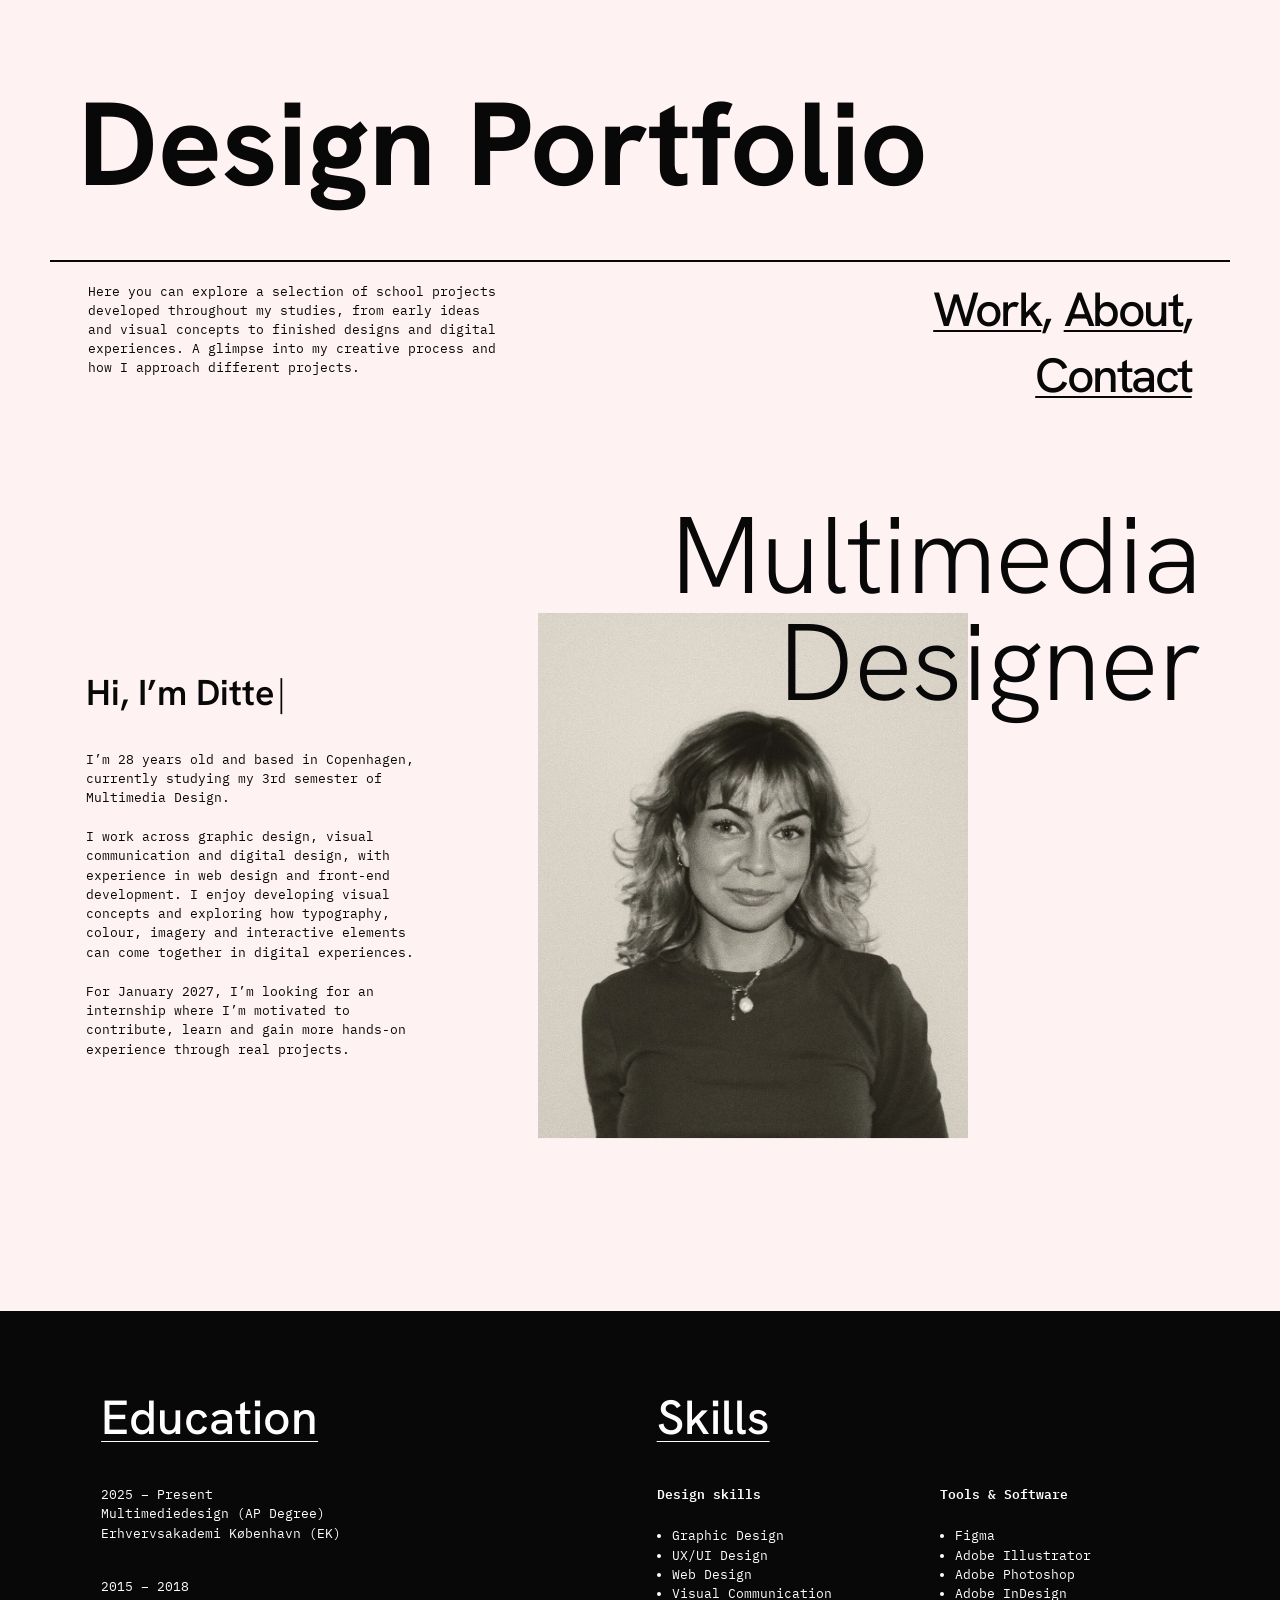
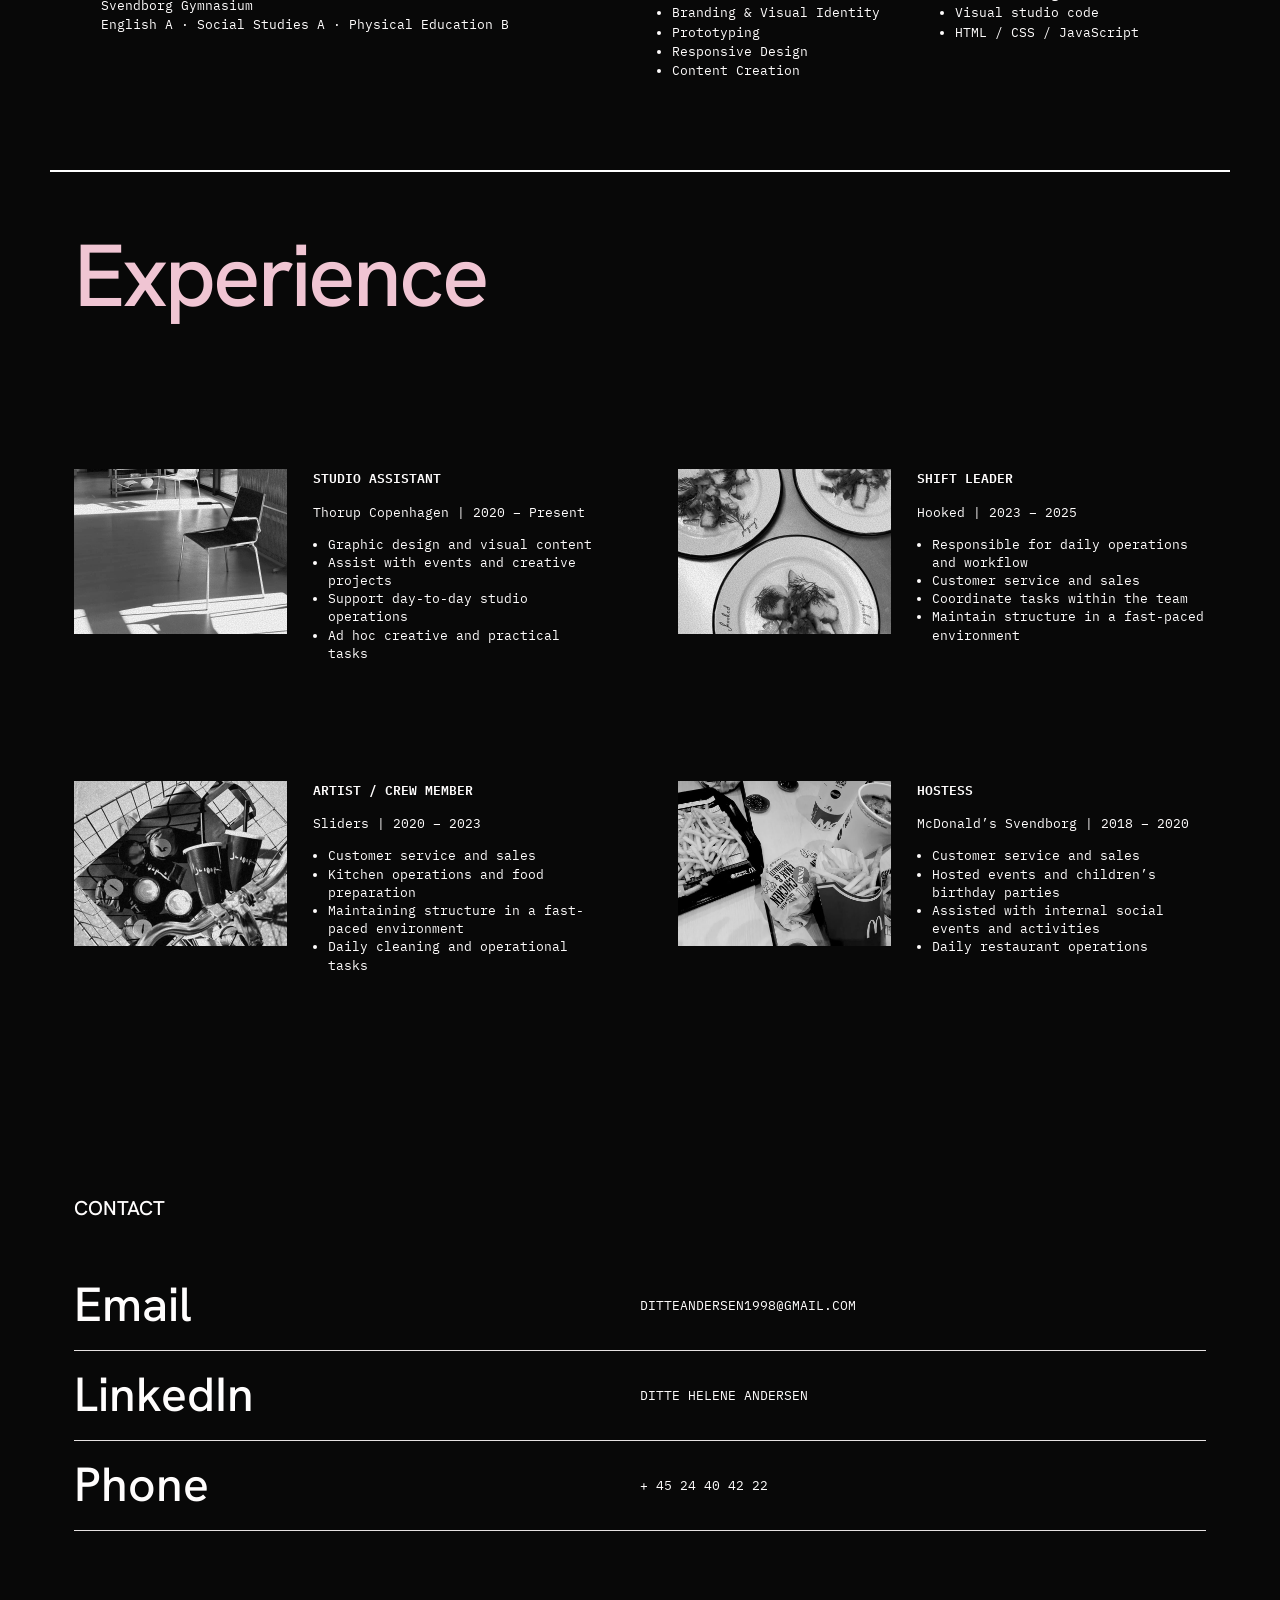
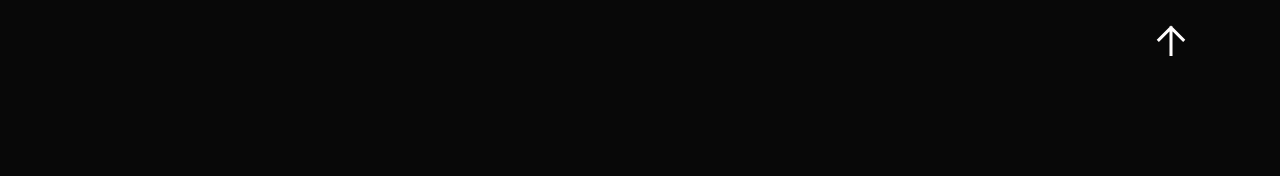
<file: index.html>
<!doctype html>
<html lang="en">
  <head>
    <meta charset="utf-8" />
    <meta name="viewport" content="width=device-width, initial-scale=1" />
    <meta name="theme-color" content="#fff2f2" />
    <meta
      name="description"
      content="Ditte Helene Andersen, multimedia designer in Copenhagen."
    />
    <title>Ditte Helene Andersen | Design Portfolio</title>
    <meta name="robots" content="noindex, follow" />

    <link rel="icon" type="image/png" href="assets/favicon.webp" />
    <link rel="preconnect" href="https://fonts.googleapis.com" />
    <link rel="preconnect" href="https://fonts.gstatic.com" crossorigin />
    <link
      href="https://fonts.googleapis.com/css2?family=Hanken+Grotesk:wght@200;300;400;500;600;700&family=IBM+Plex+Mono:wght@400;500;600&display=swap"
      rel="stylesheet"
    />
    <link rel="stylesheet" href="styles.css" />
  </head>
  <body>
    <main>
      <section class="hero" id="top" aria-labelledby="portfolio-title">
        <header class="site-header">
          <h1 id="portfolio-title">Design Portfolio</h1>
          <div class="hero-meta">
            <p class="intro-note">
              Here you can explore a selection of school projects developed
              throughout my studies, from early ideas and visual concepts to
              finished designs and digital experiences. A glimpse into my
              creative process and how I approach different projects.
            </p>
            <nav class="primary-nav" aria-label="Main navigation">
              <span><a href="work.html">Work</a>,</span>
              <span><a href="#about">About</a>,</span>
              <span><a href="#contact">Contact</a></span>
            </nav>
          </div>
        </header>

        <div class="hero-stage">
          <div class="about-copy" id="about">
            <h2 class="typewriter" data-text="Hi, I’m Ditte"></h2>
            <p>
              I’m 28 years old and based in Copenhagen, currently studying my
              3rd semester of Multimedia Design.
            </p>
            <p>
              I work across graphic design, visual communication and digital
              design, with experience in web design and front-end development. I
              enjoy developing visual concepts and exploring how typography,
              colour, imagery and interactive elements can come together in
              digital experiences.
            </p>
            <p>
              For January 2027, I’m looking for an internship where I’m
              motivated to contribute, learn and gain more hands-on experience
              through real projects.
            </p>
          </div>
          <figure class="portrait">
            <img
              src="assets/portrait.webp"
              alt="Portrait of Ditte Helene Andersen"
            />
          </figure>

          <p class="role-title">Multimedia<br />Designer</p>
        </div>
      </section>

      <section
        class="education-skills"
        id="about-details"
        aria-label="Education and skills"
      >
        <div class="education-block">
          <h2>Education</h2>
          <div class="mono-copy">
            <p>
              2025 – Present<br />Multimediedesign (AP Degree)<br />Erhvervsakademi
              København (EK)
            </p>
            <p>
              2015 – 2018<br />Svendborg Gymnasium<br />English A · Social
              Studies A · Physical Education B
            </p>
          </div>
        </div>
        <div class="skills-block">
          <h2>Skills</h2>
          <div class="skill-columns">
            <div class="mono-copy">
              <h3>Design skills</h3>
              <ul>
                <li>Graphic Design</li>
                <li>UX/UI Design</li>
                <li>Web Design</li>
                <li>Visual Communication</li>
                <li>Branding &amp; Visual Identity</li>
                <li>Prototyping</li>
                <li>Responsive Design</li>
                <li>Content Creation</li>
              </ul>
            </div>
            <div class="mono-copy">
              <h3>Tools &amp; Software</h3>
              <ul>
                <li>Figma</li>
                <li>Adobe Illustrator</li>
                <li>Adobe Photoshop</li>
                <li>Adobe InDesign</li>
                <li>Visual studio code</li>
                <li>HTML / CSS / JavaScript</li>
              </ul>
            </div>
          </div>
        </div>
      </section>

      <section
        class="experience"
        id="experience"
        aria-labelledby="experience-title"
      >
        <h2 id="experience-title">Experience</h2>
        <div class="experience-grid">
          <article class="experience-item">
            <img
              src="assets/studio-assistant.webp"
              alt="Studio interior with a chair and work table"
            />
            <div class="experience-copy mono-copy">
              <h3>STUDIO ASSISTANT</h3>
              <p>Thorup Copenhagen | 2020 – Present</p>
              <ul>
                <li>Graphic design and visual content</li>
                <li>Assist with events and creative projects</li>
                <li>Support day-to-day studio operations</li>
                <li>Ad hoc creative and practical tasks</li>
              </ul>
            </div>
          </article>
          <article class="experience-item">
            <img
              src="assets/shift-leader.webp"
              alt="Plated food at a restaurant"
            />
            <div class="experience-copy mono-copy">
              <h3>SHIFT LEADER</h3>
              <p>Hooked | 2023 – 2025</p>
              <ul>
                <li>Responsible for daily operations and workflow</li>
                <li>Customer service and sales</li>
                <li>Coordinate tasks within the team</li>
                <li>Maintain structure in a fast-paced environment</li>
              </ul>
            </div>
          </article>
          <article class="experience-item">
            <img
              src="assets/artist-crew-member.webp"
              alt="Food and drinks arranged on a wire table"
            />
            <div class="experience-copy mono-copy">
              <h3>ARTIST / CREW MEMBER</h3>
              <p>Sliders | 2020 – 2023</p>
              <ul>
                <li>Customer service and sales</li>
                <li>Kitchen operations and food preparation</li>
                <li>Maintaining structure in a fast-paced environment</li>
                <li>Daily cleaning and operational tasks</li>
              </ul>
            </div>
          </article>
          <article class="experience-item">
            <img src="assets/hostess.webp" alt="Takeaway food on a table" />
            <div class="experience-copy mono-copy">
              <h3>HOSTESS</h3>
              <p>McDonald’s Svendborg | 2018 – 2020</p>
              <ul>
                <li>Customer service and sales</li>
                <li>Hosted events and children’s birthday parties</li>
                <li>Assisted with internal social events and activities</li>
                <li>Daily restaurant operations</li>
              </ul>
            </div>
          </article>
        </div>
      </section>

      <footer class="contact" id="contact">
        <p class="eyebrow">CONTACT</p>
        <div class="contact-list">
          <div class="contact-row">
            <h2>Email</h2>
            <a href="mailto:ditteandersen1998@gmail.com"
              >DITTEANDERSEN1998@GMAIL.COM</a
            >
          </div>
          <div class="contact-row">
            <h2>LinkedIn</h2>
            <a
              href="https://www.linkedin.com/in/ditte-helene-andersen-87280b16a/"
              target="_blank"
              rel="noopener noreferrer"
            >
              DITTE HELENE ANDERSEN
            </a>
          </div>
          <div class="contact-row">
            <h2>Phone</h2>
            <a href="tel:+4524404222">+ 45 24 40 42 22</a>
          </div>
        </div>
        <a
          class="back-to-top"
          href="#top"
          aria-label="Back to top"
          title="Back to top"
        >
          <svg viewBox="0 0 28 28" aria-hidden="true">
            <path d="M14 25V3M4 13 14 3l10 10" />
          </svg>
        </a>
      </footer>
    </main>

    <script>
      const typewriter = document.querySelector(".typewriter");
      const text = typewriter.dataset.text;

      let index = 0;
      let deleting = false;
      let started = false;

      function typeEffect() {
        if (!deleting) {
          typewriter.textContent = text.substring(0, index + 1);
          index++;

          if (index === text.length) {
            deleting = true;
            setTimeout(typeEffect, 2500);
            return;
          }

          setTimeout(typeEffect, 60);
        } else {
          typewriter.textContent = text.substring(0, index - 1);
          index--;

          if (index === 0) {
            deleting = false;
            setTimeout(typeEffect, 500);
            return;
          }

          setTimeout(typeEffect, 60);
        }
      }

      const observer = new IntersectionObserver(
        (entries) => {
          entries.forEach((entry) => {
            if (entry.isIntersecting && !started) {
              started = true;
              typeEffect();
            }
          });
        },
        { threshold: 0.5 },
      );

      observer.observe(typewriter);
    </script>
  </body>
</html>
</file>
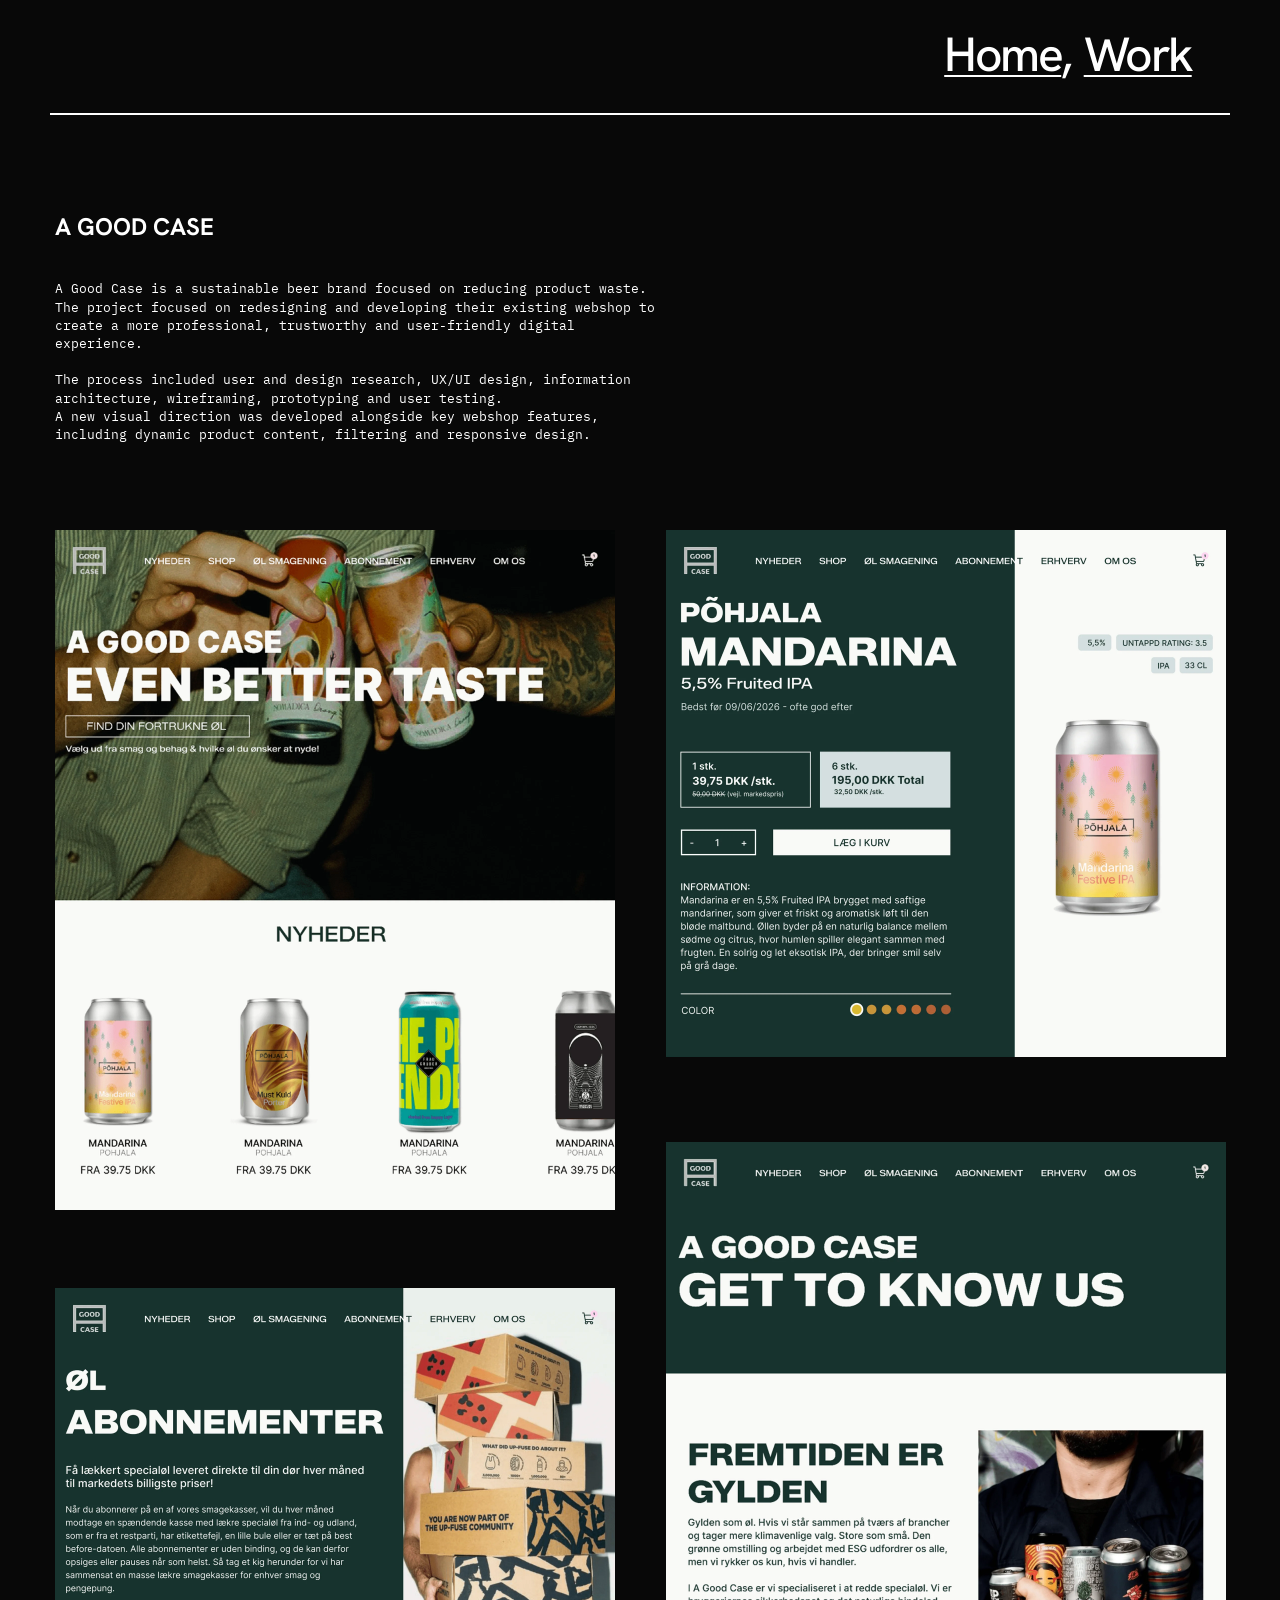
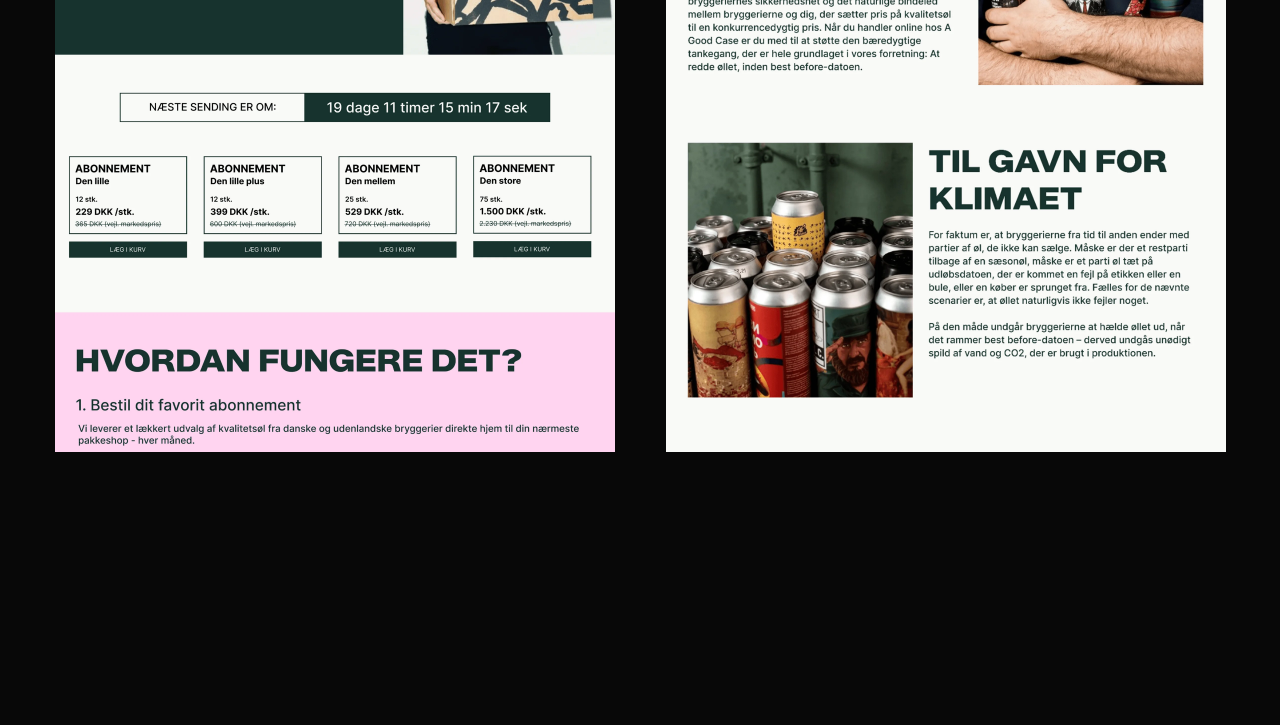
<file: a-good-case.html>
<!doctype html>
<html lang="en">
  <head>
    <meta charset="utf-8" />
    <meta name="viewport" content="width=device-width, initial-scale=1" />
    <meta name="theme-color" content="#080808" />
    <meta
      name="description"
      content="A Good Case sustainable beer brand webshop design project by Ditte Helene Andersen."
    />
    <title>A Good Case | Ditte Helene Andersen</title>
    <meta name="robots" content="noindex, follow" />

    <link rel="icon" type="image/png" href="assets/favicon.webp" />
    <link rel="preconnect" href="https://fonts.googleapis.com" />
    <link rel="preconnect" href="https://fonts.gstatic.com" crossorigin />
    <link
      href="https://fonts.googleapis.com/css2?family=Hanken+Grotesk:wght@400;500;600;700&family=IBM+Plex+Mono:wght@400;500;600&display=swap"
      rel="stylesheet"
    />
    <link rel="stylesheet" href="work.css" />
    <link rel="stylesheet" href="punto-archives.css" />
    <link rel="stylesheet" href="a-good-case.css" />
  </head>
  <body class="punto-page good-case-page">
    <main id="top">
      <header class="work-header">
        <nav class="work-nav" aria-label="Main navigation">
          <span><a href="index.html">Home</a>,</span>
          <span><a href="work.html">Work</a></span>
        </nav>
      </header>

      <section
        class="punto-content good-case-content"
        aria-labelledby="good-case-title"
      >
        <div class="punto-intro">
          <h1 id="good-case-title">A GOOD CASE</h1>
          <p>
            A Good Case is a sustainable beer brand focused on reducing product
            waste.<br />
            The project focused on redesigning and developing their existing
            webshop to create a more professional, trustworthy and user-friendly
            digital experience.<br /><br />
            The process included user and design research, UX/UI design,
            information architecture, wireframing, prototyping and user
            testing.<br />
            A new visual direction was developed alongside key webshop features,
            including dynamic product content, filtering and responsive design.
          </p>
        </div>

        <section
          class="good-case-showcase"
          aria-label="A Good Case webshop design"
        >
          <div class="good-case-column good-case-left">
            <img
              class="good-case-home"
              src="assets/a-good-case-home.webp"
              alt="A Good Case webshop homepage featuring its canned beers"
              width="560"
              height="680"
            />
            <img
              class="good-case-subscription"
              src="assets/a-good-case-subscription.webp"
              alt="A Good Case beer subscription page"
              width="560"
              height="764"
            />
          </div>
          <div class="good-case-column good-case-right">
            <img
              class="good-case-product"
              src="assets/a-good-case-product.webp"
              alt="A Good Case product detail page"
              width="560"
              height="527"
            />
            <img
              class="good-case-about"
              src="assets/a-good-case-about.webp"
              alt="A Good Case about page with its brand story and products"
              width="560"
              height="910"
            />
          </div>
        </section>
      </section>
    </main>
  </body>
</html>
</file>
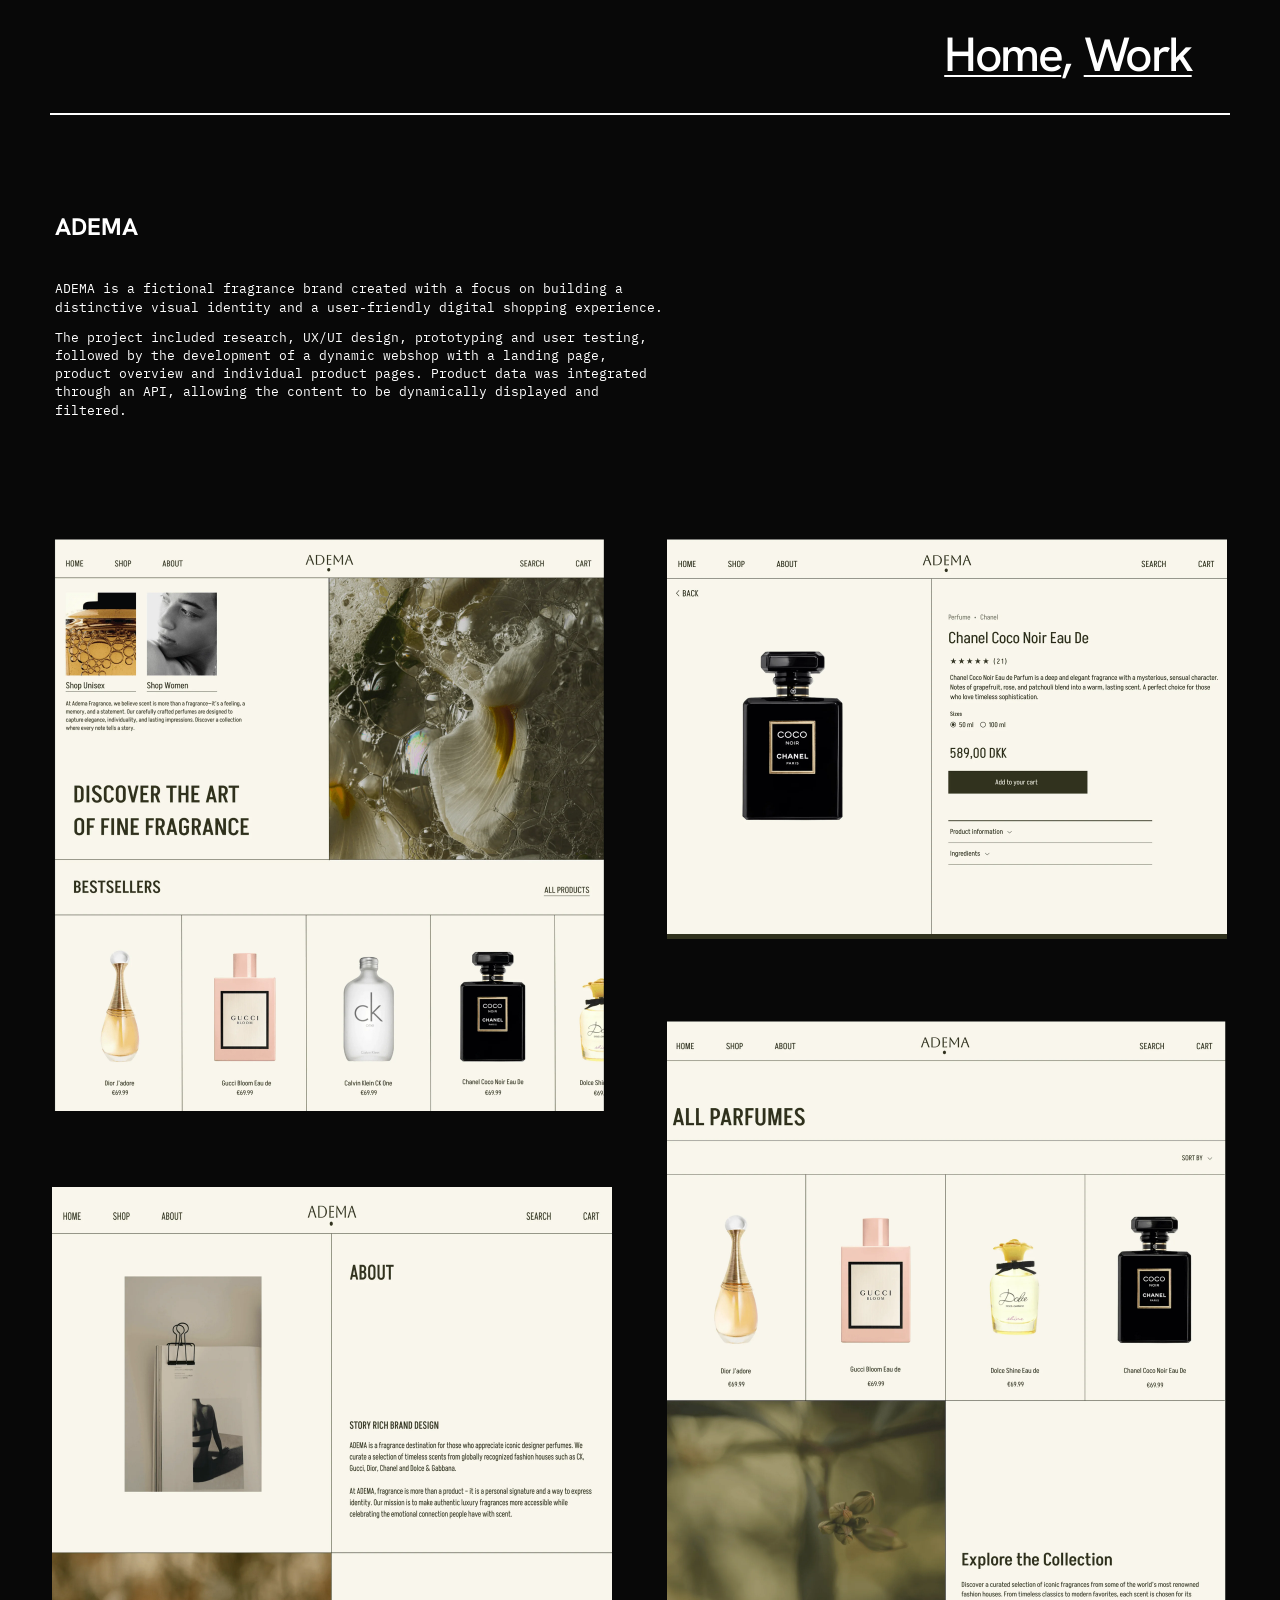
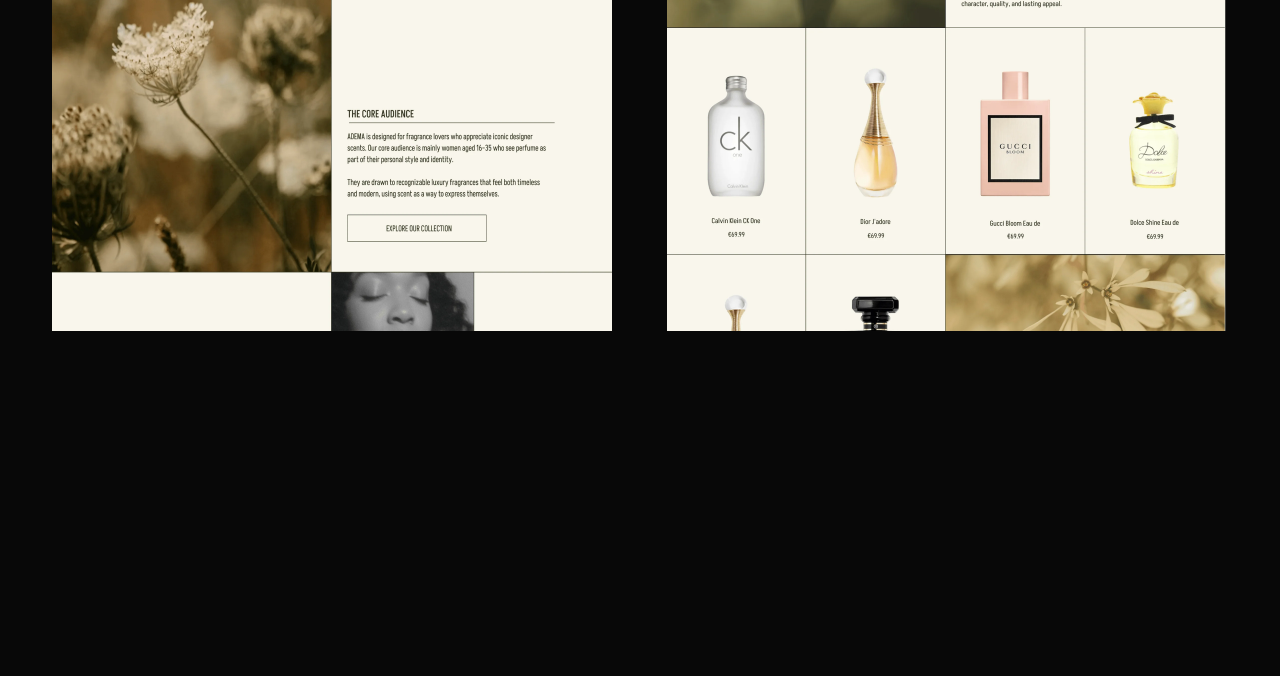
<file: adema.html>
<!doctype html>
<html lang="en">
  <head>
    <meta charset="utf-8" />
    <meta name="viewport" content="width=device-width, initial-scale=1" />
    <meta name="theme-color" content="#080808" />
    <meta
      name="description"
      content="ADEMA fragrance brand and e-commerce design project by Ditte Helene Andersen."
    />
    <title>ADEMA | Ditte Helene Andersen</title>
    <meta name="robots" content="noindex, follow" />

    <link rel="icon" type="image/png" href="assets/favicon.webp" />
    <link rel="preconnect" href="https://fonts.googleapis.com" />
    <link rel="preconnect" href="https://fonts.gstatic.com" crossorigin />
    <link
      href="https://fonts.googleapis.com/css2?family=Hanken+Grotesk:wght@400;500;600;700&family=IBM+Plex+Mono:wght@400;500;600&family=Inter:wght@700&display=swap"
      rel="stylesheet"
    />
    <link rel="stylesheet" href="work.css" />
    <link rel="stylesheet" href="punto-archives.css" />
    <link rel="stylesheet" href="adema.css" />
  </head>
  <body class="punto-page adema-page">
    <main id="top">
      <header class="work-header">
        <nav class="work-nav" aria-label="Main navigation">
          <span><a href="index.html">Home</a>,</span>
          <span><a href="work.html">Work</a></span>
        </nav>
      </header>

      <section
        class="punto-content adema-content"
        aria-labelledby="adema-title"
      >
        <div class="punto-intro">
          <h1 id="adema-title">ADEMA</h1>
          <p>
            ADEMA is a fictional fragrance brand created with a focus on
            building a distinctive visual identity and a user-friendly digital
            shopping experience.
          </p>
          <p>
            The project included research, UX/UI design, prototyping and user
            testing, followed by the development of a dynamic webshop with a
            landing page, product overview and individual product pages. Product
            data was integrated through an API, allowing the content to be
            dynamically displayed and filtered.
          </p>
        </div>

        <section class="adema-showcase" aria-label="ADEMA website design">
          <div class="adema-column adema-column-left">
            <img
              class="adema-image adema-home"
              src="assets/adema-home.webp"
              alt="ADEMA fragrance webshop landing page"
              width="560"
              height="572"
            />
            <img
              class="adema-image adema-subscription"
              src="assets/adema-subscription.webp"
              alt="ADEMA fragrance product collection and subscription page"
              width="560"
              height="744"
            />
          </div>
          <div class="adema-column adema-column-right">
            <img
              class="adema-image adema-product"
              src="assets/adema-product.webp"
              alt="ADEMA fragrance product detail page"
              width="560"
              height="400"
            />
            <img
              class="adema-image adema-about"
              src="assets/adema-about.webp"
              alt="ADEMA brand about page and lookbook"
              width="560"
              height="910"
            />
          </div>
        </section>
      </section>
    </main>
  </body>
</html>
</file>
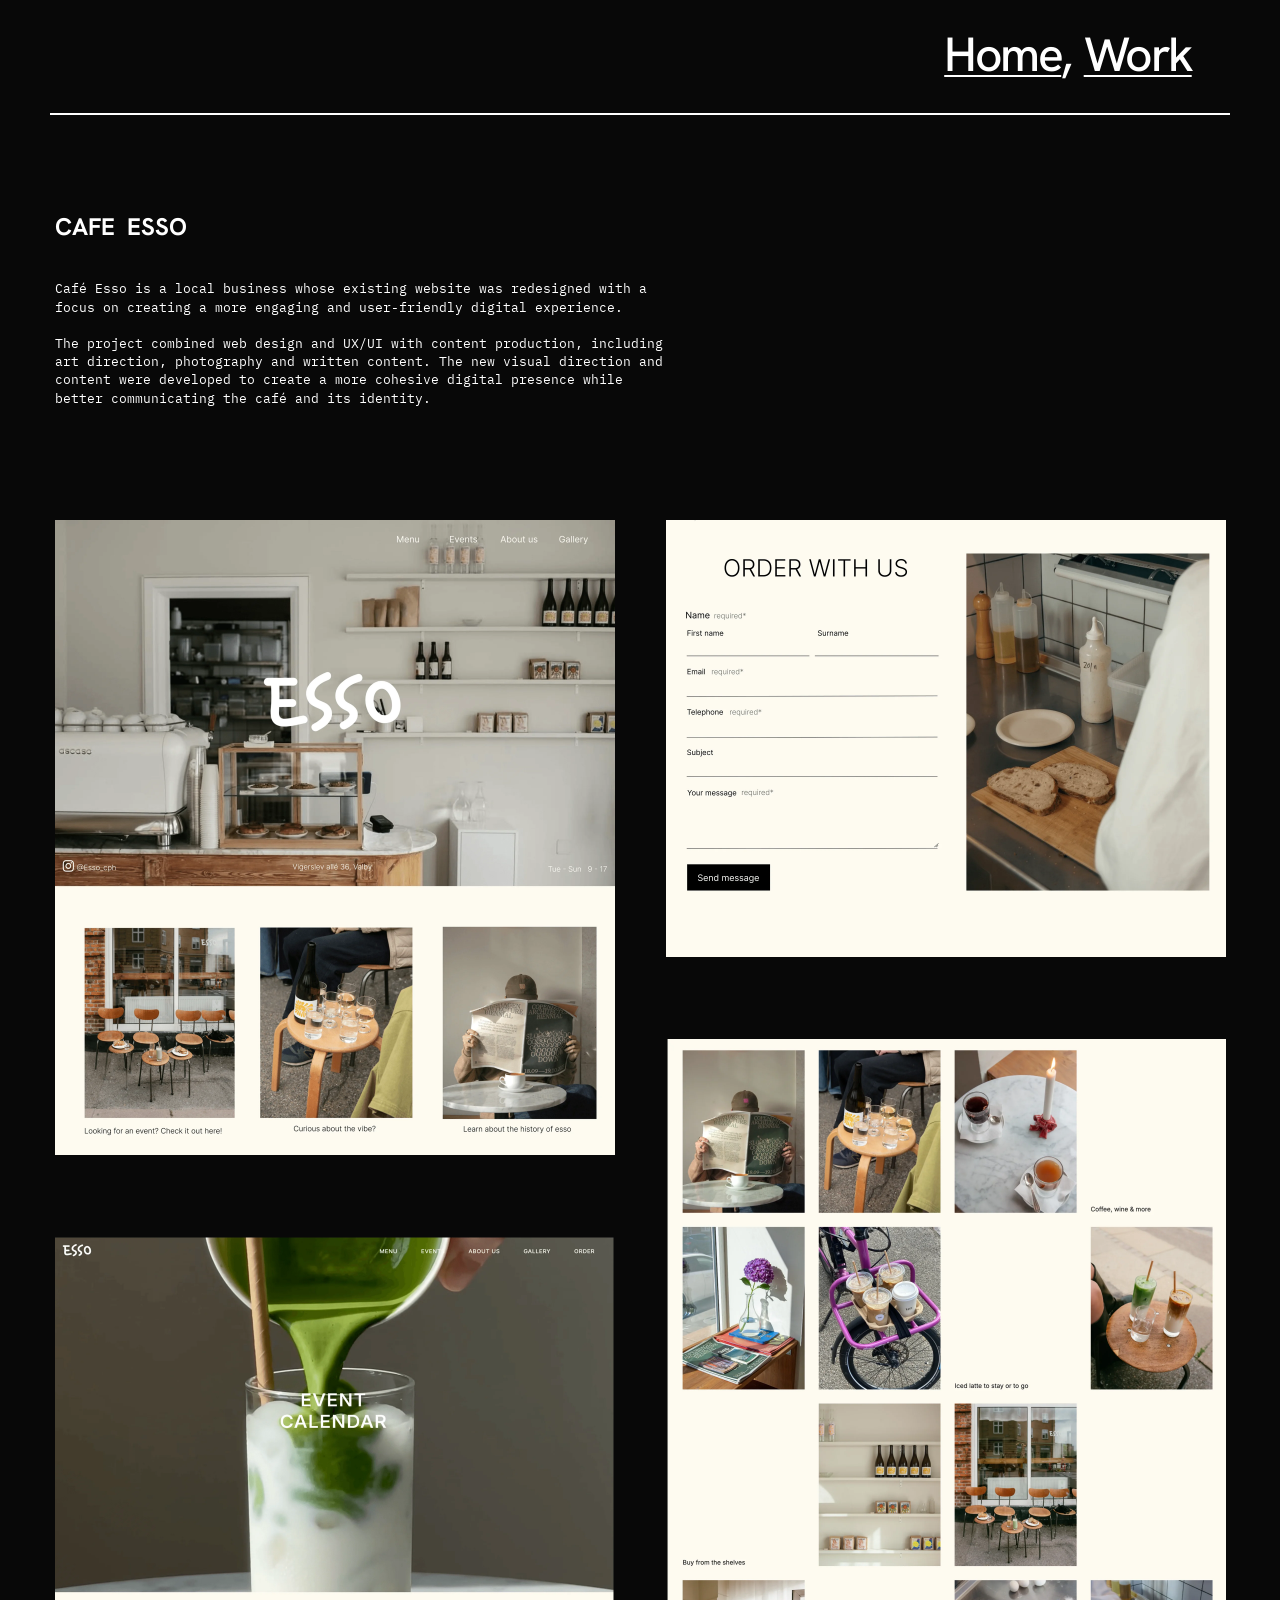
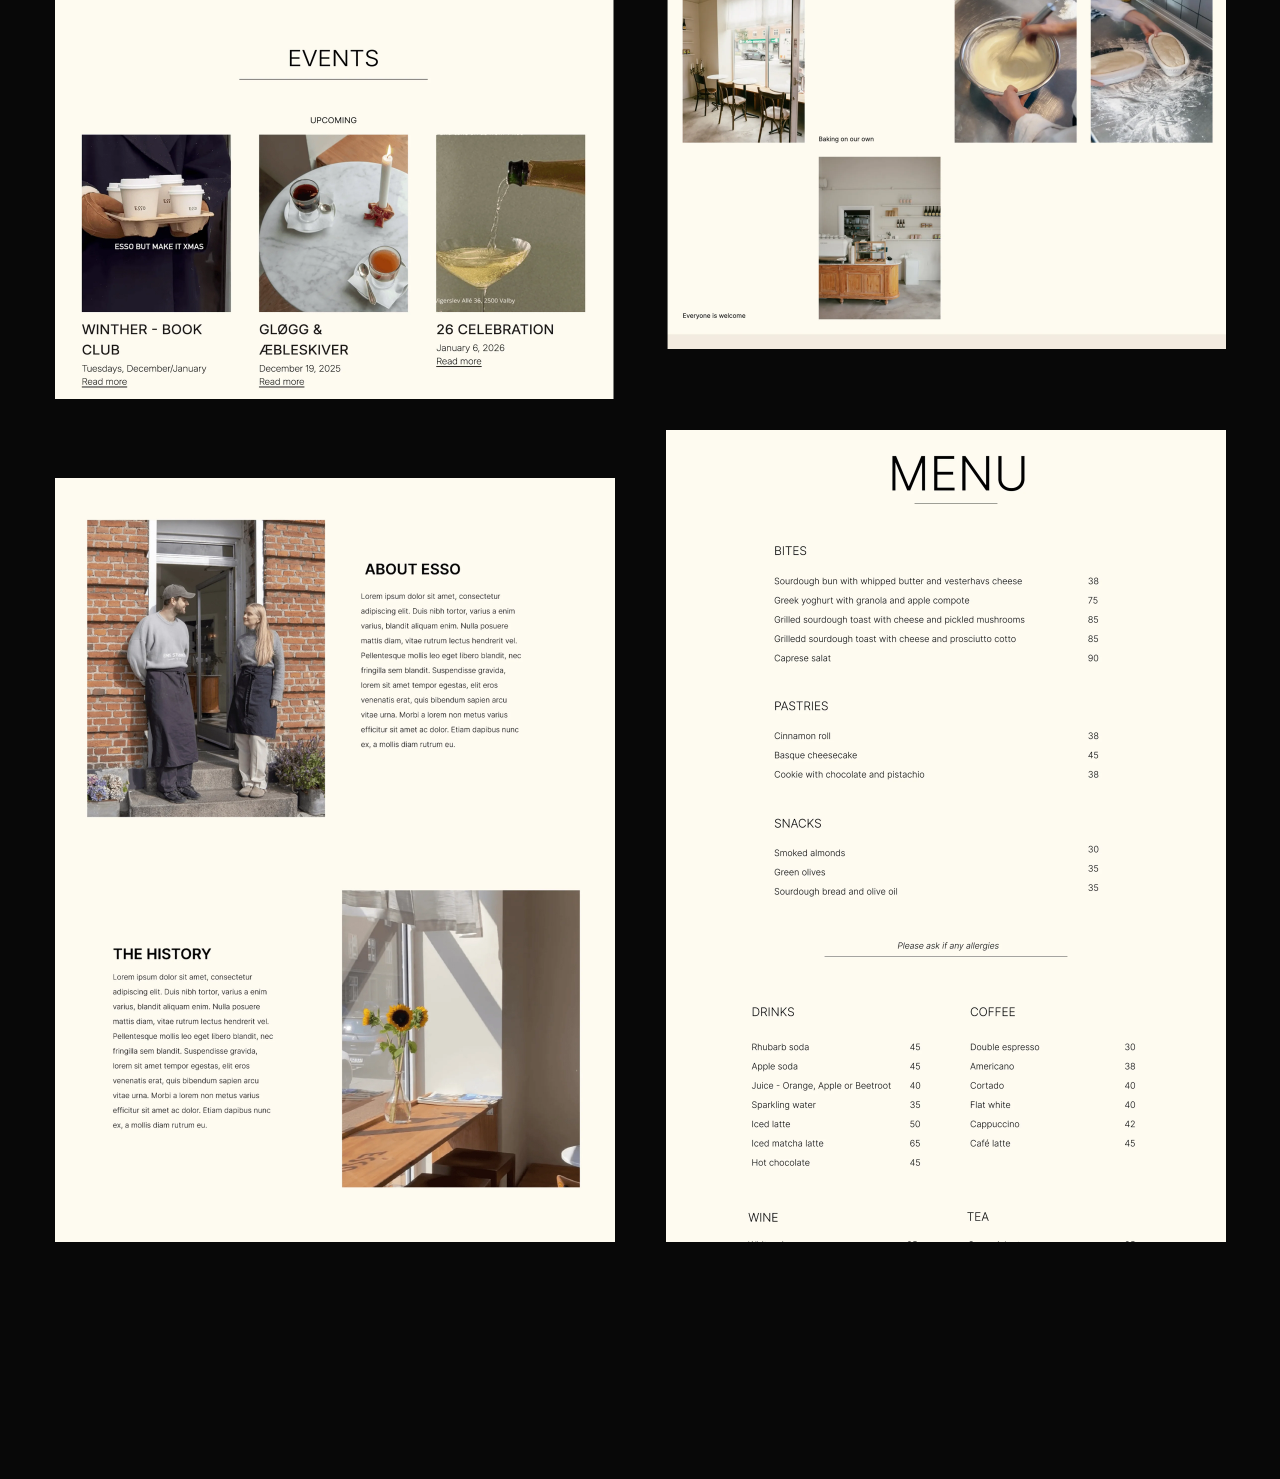
<file: cafe-esso.html>
<!doctype html>
<html lang="en">
  <head>
    <meta charset="utf-8" />
    <meta name="viewport" content="width=device-width, initial-scale=1" />
    <meta name="theme-color" content="#080808" />
    <meta
      name="description"
      content="Café Esso website redesign and content project by Ditte Helene Andersen."
    />
    <title>Café Esso | Ditte Helene Andersen</title>
    <meta name="robots" content="noindex, follow" />

    <link rel="icon" type="image/png" href="assets/favicon.webp" />
    <link rel="preconnect" href="https://fonts.googleapis.com" />
    <link rel="preconnect" href="https://fonts.gstatic.com" crossorigin />
    <link
      href="https://fonts.googleapis.com/css2?family=Hanken+Grotesk:wght@400;500;600;700&family=IBM+Plex+Mono:wght@400;500;600&display=swap"
      rel="stylesheet"
    />
    <link rel="stylesheet" href="work.css" />
    <link rel="stylesheet" href="punto-archives.css" />
    <link rel="stylesheet" href="cafe-esso.css" />
  </head>
  <body class="punto-page cafe-esso-page">
    <main id="top">
      <header class="work-header">
        <nav class="work-nav" aria-label="Main navigation">
          <span><a href="index.html">Home</a>,</span>
          <span><a href="work.html">Work</a></span>
        </nav>
      </header>

      <section class="punto-content cafe-content" aria-labelledby="cafe-title">
        <div class="punto-intro">
          <h1 id="cafe-title">CAFE&nbsp;&nbsp;ESSO</h1>
          <p>
            Café Esso is a local business whose existing website was redesigned
            with a focus on creating a more engaging and user-friendly digital
            experience.<br /><br />The project combined web design and UX/UI
            with content production, including art direction, photography and
            written content. The new visual direction and content were developed
            to create a more cohesive digital presence while better
            communicating the café and its identity.
          </p>
        </div>

        <section class="cafe-showcase" aria-label="Café Esso website design">
          <div class="cafe-column cafe-column-left">
            <img
              class="cafe-home"
              src="assets/cafe-esso-home.webp"
              alt="Café Esso homepage with café photography and story teasers"
              width="560"
              height="635"
            />
            <img
              class="cafe-event-calendar"
              src="assets/cafe-esso-events.webp"
              alt="Café Esso event calendar page with matcha and upcoming events"
              width="560"
              height="764"
            />
            <img
              class="cafe-gallery"
              src="assets/cafe-esso-gallery.webp"
              alt="Café Esso photo gallery and café highlights"
              width="560"
              height="764"
            />
          </div>
          <div class="cafe-column cafe-column-right">
            <img
              class="cafe-order"
              src="assets/cafe-esso-order.webp"
              alt="Café Esso order form with a kitchen photograph"
              width="560"
              height="437"
            />
            <img
              class="cafe-about"
              src="assets/cafe-esso-about.webp"
              alt="Café Esso about and history page"
              width="560"
              height="910"
            />
            <img
              class="cafe-menu"
              src="assets/cafe-esso-menu.webp"
              alt="Café Esso menu page"
              width="560"
              height="812"
            />
          </div>
        </section>
      </section>
    </main>
  </body>
</html>
</file>
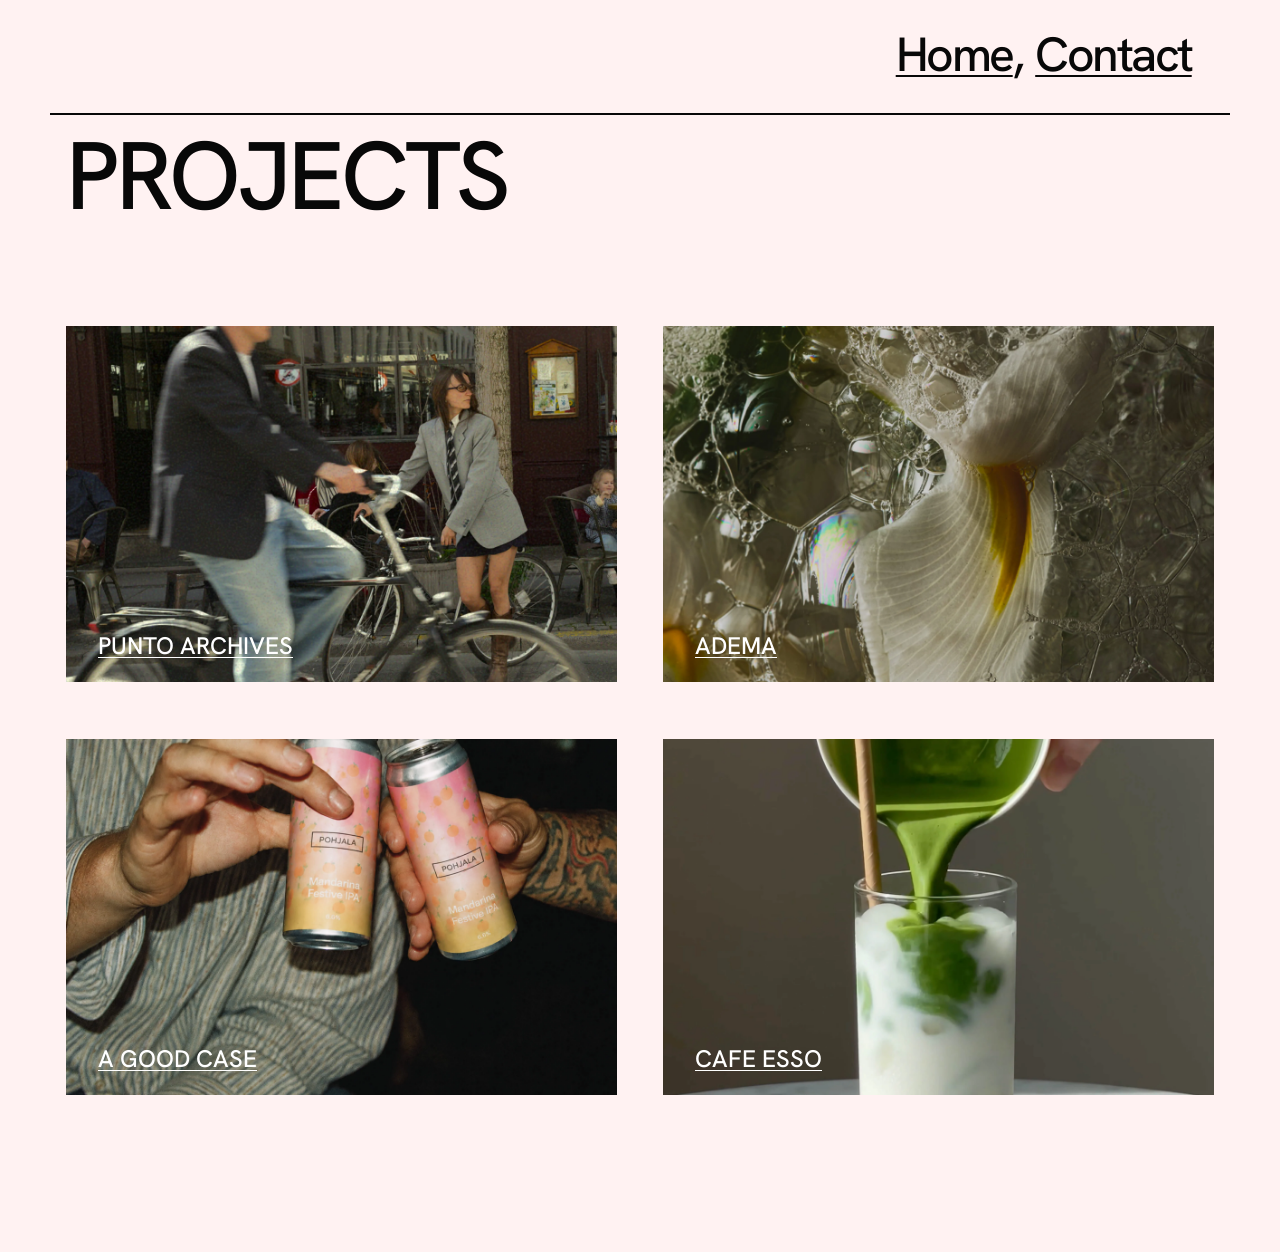
<file: work.html>
<!doctype html>
<html lang="en">
  <head>
    <meta charset="utf-8" />
    <meta name="viewport" content="width=device-width, initial-scale=1" />
    <meta name="theme-color" content="#fff2f2" />
    <meta
      name="description"
      content="Selected design projects by Ditte Helene Andersen."
    />

    <title>Projects | Ditte Helene Andersen</title>
    <meta name="robots" content="noindex, follow" />

    <link rel="icon" type="image/png" href="assets/favicon.webp" />

    <link rel="preconnect" href="https://fonts.googleapis.com" />
    <link rel="preconnect" href="https://fonts.gstatic.com" crossorigin />

    <link
      href="https://fonts.googleapis.com/css2?family=Hanken+Grotesk:wght@400;500;600;700&family=IBM+Plex+Mono:wght@400;500;600&display=swap"
      rel="stylesheet"
    />

    <link rel="stylesheet" href="work.css" />
  </head>

  <body>
    <main id="top">
      <header class="work-header">
        <nav class="work-nav" aria-label="Main navigation">
          <span><a href="index.html">Home</a>,</span>
          <span><a href="index.html#contact">Contact</a></span>
        </nav>
      </header>

      <section class="projects" aria-labelledby="projects-title">
        <h1 id="projects-title">PROJECTS</h1>

        <div class="project-grid">
          <!-- PUNTO ARCHIVES -->

          <article class="project-tile">
            <a href="punto-archives.html" class="project-link">
              <img
                src="assets/punto-archives.webp"
                alt="Punto Archives, street photography and archive project"
                width="609"
                height="393"
              />

              <h2>PUNTO ARCHIVES</h2>

              <div class="project-hover">
                <p>
                  A digital redesign for a vintage<br />
                  fashion brand, bringing together<br />
                  visual identity, UX/UI, content<br />
                  production and social media.
                </p>

                <span class="hover-title">PUNTO ARCHIVES</span>

                <span class="project-arrow">
                  <svg viewBox="0 0 28 28" aria-hidden="true">
                    <path d="M3 14H25M15 4l10 10-10 10" />
                  </svg>
                </span>
              </div>
            </a>
          </article>

          <!-- ADEMA -->

          <article class="project-tile">
            <a href="adema.html" class="project-link">
              <img
                src="assets/adema.webp"
                alt="Adema, an iridescent shell surrounded by water"
                width="609"
                height="393"
              />

              <h2>ADEMA</h2>

              <div class="project-hover">
                <p>
                  A fictional fragrance brand<br />
                  combining visual identity, UX/UI<br />
                  and a dynamic e-commerce<br />
                  experience built with API-driven<br />
                  product data.
                </p>

                <span class="hover-title">ADEMA</span>

                <span class="project-arrow">
                  <svg viewBox="0 0 28 28" aria-hidden="true">
                    <path d="M3 14H25M15 4l10 10-10 10" />
                  </svg>
                </span>
              </div>
            </a>
          </article>

          <!-- A GOOD CASE -->

          <article class="project-tile">
            <a href="a-good-case.html" class="project-link">
              <img
                src="assets/a-good-case.webp"
                alt="A Good Case, two colorful beverage cans"
                width="609"
                height="393"
              />

              <h2>A GOOD CASE</h2>

              <div class="project-hover">
                <p>
                  A webshop redesign for a<br />
                  sustainable beer brand, focusing<br />
                  on UX/UI, visual identity and a<br />
                  more intuitive shopping<br />
                  experience.
                </p>

                <span class="hover-title">A GOOD CASE</span>

                <span class="project-arrow">
                  <svg viewBox="0 0 28 28" aria-hidden="true">
                    <path d="M3 14H25M15 4l10 10-10 10" />
                  </svg>
                </span>
              </div>
            </a>
          </article>

          <!-- CAFE ESSO -->

          <article class="project-tile">
            <a href="cafe-esso.html" class="project-link">
              <img
                src="assets/cafe-esso.webp"
                alt="Cafe Esso, green matcha poured over a glass of milk"
                width="609"
                height="393"
              />

              <h2>CAFE ESSO</h2>

              <div class="project-hover">
                <p>
                  A website redesign combining UX/UI<br />
                  and content production, including<br />
                  art direction, photography, video<br />
                  and animation.
                </p>

                <span class="hover-title">CAFE ESSO</span>

                <span class="project-arrow">
                  <svg viewBox="0 0 28 28" aria-hidden="true">
                    <path d="M3 14H25M15 4l10 10-10 10" />
                  </svg>
                </span>
              </div>
            </a>
          </article>
        </div>
      </section>

      <a
        class="back-to-top"
        href="#top"
        aria-label="Back to top"
        title="Back to top"
      >
        <svg viewBox="0 0 28 28" aria-hidden="true">
          <path d="M14 25V3M4 13 14 3l10 10" />
        </svg>
      </a>
    </main>
  </body>
</html>
</file>
<file: styles.css>
:root {
  color-scheme: light;
  --blush: #fff2f2;
  --ink: #080808;
  --paper: #fffdfd;
  --accent: #f0c5d3;
  --rule: #e6e2e2;
  --display: "Hanken Grotesk", sans-serif;
  --mono: "IBM Plex Mono", monospace;
}

* {
  box-sizing: border-box;
}

html {
  scroll-behavior: smooth;
}

body {
  margin: 0;
  background: var(--ink);
  color: var(--paper);
  font-family: var(--display);
  -webkit-font-smoothing: antialiased;
}

a {
  color: inherit;
}

.hero {
  position: relative;
  min-height: clamp(1060px, 102.4vw, 1429px);
  overflow: hidden;
  background: var(--blush);
  color: var(--ink);
}

.site-header {
  padding: 6.85vw 3.9vw 0;
}

.site-header h1 {
  margin: 0;
  font-size: clamp(80px, 9.24vw, 129px);
  font-weight: 700;
  line-height: 0.95;
  padding-left: 28px;
}

.hero-meta {
  display: flex;
  justify-content: space-between;
  align-items: flex-start;
  min-height: 155px;
  margin-top: 4.7vw;
  padding: 21px 3vw 0;
  border-top: 2px solid var(--ink);
}

.intro-note,
.mono-copy,
.primary-nav,
.contact-row > a,
.contact-row > span {
  font-family: var(--mono);
}

.intro-note {
  max-width: 420px;
  margin: 0;
  font-size: 13px;
  line-height: 1.45;
}

.primary-nav {
  display: flex;
  flex-wrap: wrap;
  align-items: flex-end;
  justify-content: flex-end;
  gap: 12px 13px;
  width: 300px;
  flex-shrink: 0;
  font-family: var(--display);
  font-size: 48px;
  font-weight: 500;
  line-height: 1.12;
  letter-spacing: -2.5px;
}

.primary-nav a {
  text-decoration-thickness: 2px;
  text-underline-offset: 4px;
}

.hero-stage {
  position: absolute;
  inset: 0;
  pointer-events: none;
}

.about-copy {
  position: absolute;
  top: 51.4%;
  left: 6.7%;
  z-index: 2;
  width: 26.5%;
  max-width: 430px;
  pointer-events: auto;
}

#about {
  scroll-margin-top: 250px;
}

.about-copy h2 {
  margin: 0 0 38px;
  font-size: 36px;
  font-weight: 600;
  line-height: 1.05;
}

.typewriter::after {
  content: "|";
  margin-left: 3px;
  font-weight: 300;
  animation: blink 0.8s infinite;
}

@keyframes blink {
  0%,
  50% {
    opacity: 1;
  }

  51%,
  100% {
    opacity: 0;
  }
}

.about-copy p {
  margin: 0 0 20px;
  font-family: var(--mono);
  font-size: 13px;
  line-height: 1.48;
}

.portrait {
  position: absolute;
  top: 46.7%;
  left: 42%;
  z-index: 0;
  width: 33.6%;
  height: 40.2%;
  margin: 0;
}

.portrait img {
  display: block;
  width: 100%;
  height: 100%;
  object-fit: cover;
}

.role-title {
  position: absolute;
  top: 38.3%;
  right: 6.1%;
  z-index: 1;
  margin: 0;
  font-size: clamp(88px, 8.52vw, 119px);
  font-weight: 300;
  line-height: 0.98;
  text-align: right;
}

.education-skills,
.experience,
.contact {
  background: var(--ink);
  color: var(--paper);
}

.education-skills {
  display: grid;
  grid-template-columns: 1fr 1fr;
  min-height: 459px;
  padding: 82px 7.9vw 55px;
}

.education-skills h2 {
  width: fit-content;
  margin: 0 0 42px;
  font-size: 48px;
  font-weight: 500;
  line-height: 1.05;
  text-decoration: underline;
  text-decoration-thickness: 1px;
  text-underline-offset: 7px;
}

.mono-copy {
  font-size: 13px;
  line-height: 1.48;
}

.education-block .mono-copy p {
  margin: 0 0 34px;
}

.skills-block {
  padding-left: 1.3vw;
}

.skill-columns {
  display: grid;
  grid-template-columns: 1fr 1fr;
  gap: 3.5vw;
}

.skill-columns h3,
.experience-copy h3 {
  margin: 0 0 22px;
  font-size: inherit;
  font-weight: 600;
}

.skill-columns ul,
.experience-copy ul {
  margin: 0;
  padding-left: 1.15em;
}

.experience {
  position: relative;
  padding: 57px 5.75vw 0;
  border-top: none;
}

.experience::before {
  content: "";
  position: absolute;
  top: 0;
  left: 3.9vw;
  right: 3.9vw;
  height: 2px;
  background: #ffffff;
}

.experience > h2 {
  margin: 0;
  color: var(--accent);
  font-size: clamp(80px, 6.88vw, 96px);
  font-weight: 500;
  line-height: 1.12;
  letter-spacing: -3px;
}

.experience-grid {
  display: grid;
  grid-template-columns: repeat(2, minmax(0, 1fr));
  gap: 118px 6vw;
  margin-top: 144px;
}

.experience-item {
  display: grid;
  grid-template-columns: 213px minmax(0, 1fr);
  align-items: start;
  gap: 26px;
  min-width: 0;
}

.experience-item > img {
  display: block;
  width: 213px;
  height: 165px;
  object-fit: cover;
  filter: grayscale(1);
}

.experience-copy {
  min-width: 0;
  font-size: 13px;
  line-height: 1.4;
}

.experience-copy h3 {
  margin-bottom: 16px;
}

.experience-copy p {
  margin: 0 0 14px;
}

.contact {
  position: relative;
  margin-top: 220px;
  padding: 0 5.75vw 100px;
}

.eyebrow {
  margin: 0 0 40px;
  font-size: 20px;
  font-weight: 500;
}

.contact-list {
  width: 100%;
}

.contact-row {
  display: grid;
  grid-template-columns: 1fr 1fr;
  align-items: center;
  min-height: 90px;
  border-bottom: 1px solid var(--rule);
}

.contact-row h2 {
  margin: 0;
  font-size: 48px;
  font-weight: 500;
  line-height: 1;
}

.contact-row > a,
.contact-row > span {
  justify-self: start;
  font-size: 13px;
  text-decoration: none;
}

.contact-row > a:hover {
  text-decoration: underline;
  text-underline-offset: 4px;
}

.back-to-top {
  display: grid;
  width: 70px;
  height: 70px;
  margin: 75px 0 0 auto;
  place-items: center;
}

.back-to-top svg {
  width: 34px;
  height: 34px;
  fill: none;
  stroke: currentColor;
  stroke-width: 2.5;
  stroke-linecap: square;
  stroke-linejoin: miter;
}

/* TABLET */

@media (min-width: 621px) and (max-width: 1024px) {
  .hero {
    min-height: 106.25vw;
    max-height: 1020px;
  }

  .site-header {
    padding: 7.7vw 5.25vw 0;
  }

  .site-header h1 {
    font-size: clamp(64px, 10vw, 80px);
  }

  .hero-meta {
    min-height: 130px;
    margin-top: 4.1vw;
    padding: 18px 1vw 0;
  }

  .intro-note {
    max-width: 325px;
    font-size: 10px;
  }

  .primary-nav {
    width: 220px;
    font-size: 36px;
  }

  .about-copy {
    top: 52%;
    left: 7.7%;
    width: 31%;
    max-width: 250px;
  }

  .about-copy h2 {
    margin-bottom: 22px;
    font-size: 22px;
  }

  .about-copy p {
    margin-bottom: 14px;
    font-size: 10px;
    line-height: 1.48;
  }

  .portrait {
    top: 46%;
    left: 40%;
    width: 35%;
    height: 43%;
  }

  .role-title {
    top: 38%;
    right: 5.1%;
    font-size: clamp(68px, 9vw, 82px);
    line-height: 0.98;
  }

  .education-skills {
    min-height: 368px;
    padding: 35px 7.7% 38px;
  }

  /* Ryk Education + Skills ned */

  .education-block,
  .skills-block {
    transform: translateY(30px);
  }

  .education-skills h2 {
    margin-bottom: 25px;
    font-size: 36px;
  }

  .mono-copy {
    font-size: 10px;
    line-height: 1.45;
  }

  .education-block .mono-copy p {
    margin-bottom: 22px;
  }

  .skills-block {
    padding-left: 0;
  }

  .skill-columns {
    gap: 2vw;
  }

  .skill-columns h3,
  .experience-copy h3 {
    margin-bottom: 15px;
  }

  .experience {
    padding: 61px 6.1vw 0;
  }

  .experience > h2 {
    font-size: 80px;
  }

  .experience-grid {
    grid-template-columns: minmax(0, 1fr);
    gap: 90px;
    margin-top: 101px;
  }

  .experience-item {
    grid-template-columns: 213px minmax(0, 1fr);
    gap: 28px;
    max-width: 600px;
    margin: 0 auto;
  }

  .experience-item:nth-child(3) {
    order: 4;
  }

  .experience-item:nth-child(4) {
    order: 3;
  }

  .experience-copy {
    font-size: 13px;
  }

  .contact {
    margin-top: 130px;
    padding: 0 9.6vw 65px;
  }

  .contact-row {
    min-height: 90px;
  }
}

/* MOBILE */

@media (max-width: 620px) {
  .hero {
    min-height: 0;
    max-height: none;
    overflow: visible;
  }

  .site-header {
    padding: 40px 15px 0;
  }

  .site-header h1 {
    padding-left: 0;
    font-size: clamp(54px, 13vw, 64px);
    font-weight: 700;
    line-height: 0.98;
    letter-spacing: -2px;
    white-space: nowrap;
  }

  .hero-meta {
    display: flex;
    flex-direction: column;
    align-items: stretch;
    min-height: 0;
    margin-top: 36px;
    padding: 18px 28px 0;
  }

  .primary-nav {
    order: 0;
    align-self: flex-end;
    width: auto;
    max-width: 270px;
    font-size: 42px;
    font-weight: 500;
    line-height: 1.12;
    letter-spacing: -2px;
    text-align: right;
  }

  .intro-note {
    order: 1;
    max-width: 365px;
    margin-top: 52px;
    font-size: 12px;
    font-weight: 600;
    line-height: 1.55;
  }

  .hero-stage {
    position: relative;
    display: flex;
    flex-direction: column;
    padding: 134px 48px 72px;
  }

  .role-title {
    position: absolute;
    top: 45px;
    right: 48px;
    z-index: 2;
    margin: 0;
    font-size: 48px;
    font-weight: 300;
    line-height: 1.08;
    letter-spacing: -1.5px;
    text-align: right;
  }

  .portrait {
    position: relative;
    top: auto;
    left: auto;
    order: 1;
    width: 281px;
    height: 339px;
    margin: 0 0 43px;
  }

  .portrait img {
    display: block;
    width: 100%;
    height: 100%;
    object-fit: cover;
  }

  .about-copy {
    position: relative;
    top: auto;
    left: auto;
    order: 2;
    width: 100%;
    max-width: none;
  }

  .about-copy h2 {
    margin: 0 0 48px;
    font-size: 25px;
    font-weight: 600;
    line-height: 1.1;
  }

  .about-copy p {
    margin: 0 0 26px;
    font-size: 12px;
    line-height: 1.55;
  }

  .education-skills {
    display: block;
    min-height: 0;
    padding: 65px 7.2% 85px;
  }

  .education-skills h2 {
    margin-bottom: 28px;
    font-size: 36px;
    text-underline-offset: 5px;
  }

  .mono-copy {
    font-size: 10px;
    line-height: 1.5;
  }

  .education-block .mono-copy p {
    margin-bottom: 19px;
  }

  .skills-block {
    margin-top: 56px;
  }

  .skill-columns {
    display: flex;
    flex-direction: column;
    gap: 30px;
  }

  .skill-columns h3,
  .experience-copy h3 {
    margin-bottom: 18px;
  }

  .experience {
    padding: 65px 7.2% 0;
  }

  .experience > h2 {
    margin-bottom: 65px;
    font-size: 48px;
    line-height: 1.1;
  }

  .experience-grid {
    grid-template-columns: 1fr;
    gap: 75px;
    margin-top: 0;
  }

  .experience-item {
    display: block;
    max-width: none;
    margin: 0;
  }

  .experience-item > img {
    width: min(213px, 75vw);
    height: 165px;
  }

  .experience-copy {
    margin-top: 21px;
    font-size: 10px;
    line-height: 1.42;
  }

  .experience-copy h3 {
    margin-bottom: 14px;
  }

  .experience-copy p {
    margin-bottom: 12px;
  }

  .contact {
    margin-top: 91px;
    padding: 0 5.9% 34px;
  }

  .eyebrow {
    margin-bottom: 14px;
    font-size: 20px;
  }

  .contact-row {
    grid-template-columns: minmax(0, 1fr) minmax(0, 1.08fr);
    min-height: 61px;
  }

  .contact-row h2 {
    font-size: 20px;
  }

  .contact-row > a,
  .contact-row > span {
    font-size: 10px;
    overflow-wrap: anywhere;
  }

  .back-to-top {
    width: 44px;
    height: 44px;
    margin-top: 46px;
  }

  .back-to-top svg {
    width: 26px;
    height: 26px;
  }
}

/* REDUCED MOTION */

@media (prefers-reduced-motion: reduce) {
  html {
    scroll-behavior: auto;
  }
}

/* LARGE SCREENS */

@media (min-width: 1440px) {
  main {
    width: 1440px;
    margin: 0 auto;
  }

  body {
    background: linear-gradient(
      to bottom,
      var(--blush) 0,
      var(--blush) 1429px,
      var(--ink) 1429px,
      var(--ink) 100%
    );
  }
}
</file>
<file: work.css>
:root {
  --work-bg: #fff2f2;
  --work-ink: #080808;
  --work-display: "Hanken Grotesk", sans-serif;
  --work-mono: "IBM Plex Mono", monospace;
}

* {
  box-sizing: border-box;
}

html {
  scroll-behavior: smooth;
}

body {
  margin: 0;
  background: var(--work-bg);
  color: var(--work-ink);
  font-family: var(--work-display);
  -webkit-font-smoothing: antialiased;
}

a {
  color: inherit;
}

/* HEADER */

.work-header {
  height: 115px;
  margin: 0 3.9vw;
  border-bottom: 2px solid var(--work-ink);
}

.work-nav {
  display: flex;
  justify-content: flex-end;
  gap: 12px 13px;
  padding: 28px 3vw 0;
}

.work-nav span {
  font-size: 48px;
  font-weight: 500;
  line-height: 1.12;
  letter-spacing: -2.5px;
}

.work-nav a {
  font: inherit;
  letter-spacing: inherit;
  text-decoration-thickness: 2px;
  text-underline-offset: 4px;
}

/* PROJECTS */

.projects {
  padding-top: 30px;
}

.projects h1 {
  margin: 0 66px;
  font-size: 96px;
  font-weight: 500;
  line-height: 0.64;
  letter-spacing: -3px;
}

.project-grid {
  display: grid;
  grid-template-columns: repeat(2, minmax(0, 609px));
  justify-content: space-between;
  gap: 57px 46px;
  margin: 120px 66px 0;
}

/* PROJECT TILE */

.project-tile {
  position: relative;
  display: block;
  width: 100%;
  aspect-ratio: 609 / 393;
  overflow: hidden;
}

.project-link {
  display: block;
  width: 100%;
  height: 100%;
  color: inherit;
  text-decoration: none;
}

.project-tile img {
  display: block;
  width: 100%;
  height: 100%;
  object-fit: cover;
}

/* PROJECT TITLE ON IMAGE */

.project-tile h2 {
  position: absolute;
  left: 32px;
  bottom: 24px;
  z-index: 2;

  margin: 0;
  color: #fff;
  font-family: var(--work-display);
  font-size: 24px;
  font-weight: 500;
  line-height: 1;

  text-decoration: underline;
  text-decoration-thickness: 1px;
  text-underline-offset: 3px;
}

/* HOVER */

.project-hover {
  position: absolute;
  inset: 0;
  z-index: 3;

  background: #080808;
  color: #fff;

  opacity: 0;
  visibility: hidden;

  transition:
    opacity 200ms ease,
    visibility 200ms ease;
}

/* HOVER DESCRIPTION */

.project-hover p {
  position: absolute;
  top: 32px;
  left: 32px;

  margin: 0;

  font-family: var(--work-mono);
  font-size: 14px;
  font-weight: 400;
  line-height: 1.4;
}

/* HOVER PROJECT TITLE */

.hover-title {
  position: absolute;
  left: 32px;
  bottom: 24px;

  font-family: var(--work-display);
  font-size: 24px;
  font-weight: 500;
  line-height: 1;

  text-decoration: underline;
  text-decoration-thickness: 1px;
  text-underline-offset: 3px;
}

/* HOVER ARROW */

.project-arrow {
  position: absolute;
  right: 28px;
  bottom: 20px;
  width: 34px;
  height: 34px;
}

.project-arrow svg {
  display: block;
  width: 100%;
  height: 100%;
  fill: none;
  stroke: currentColor;
  stroke-width: 2.5;
  stroke-linecap: square;
  stroke-linejoin: miter;
}

/* SHOW HOVER */

.project-tile:hover .project-hover {
  opacity: 1;
  visibility: visible;
}

/* FOCUS */

.project-tile:focus-visible,
.work-nav a:focus-visible,
.back-to-top:focus-visible {
  outline: 2px solid currentColor;
  outline-offset: 4px;
}

/* BACK TO TOP */

.back-to-top {
  display: grid;
  width: 57px;
  height: 57px;
  margin: 45px 42px 55px auto;
  place-items: center;
}

.back-to-top svg {
  width: 28px;
  height: 28px;
  fill: none;
  stroke: currentColor;
  stroke-width: 2.5;
  stroke-linecap: square;
  stroke-linejoin: miter;
  color: transparent;
}

/* TABLET */

@media (max-width: 1024px) {
  .projects {
    padding-top: 56px;
  }

  .projects h1 {
    margin: 0 70px;
  }

  .project-grid {
    grid-template-columns: minmax(0, 609px);
    justify-content: center;
    gap: 49px;
    margin: 120px auto 0;
  }

  .back-to-top {
    margin: 95px 42px 55px auto;
  }
}

/* MOBILE */

@media (max-width: 620px) {
  .work-header {
    height: 115px;
    margin: 0 41px;
  }

  .work-nav {
    gap: 4px;
    padding-top: 20px;
  }

  .work-nav a {
    font-size: 36px;
    line-height: 1.27;
  }

  .projects {
    padding-top: 19px;
  }

  .projects h1 {
    margin: 0 26px;
    font-size: 40px;
    line-height: 1.05;
  }

  .project-grid {
    grid-template-columns: minmax(0, 300px);
    gap: 59px;
    margin: 73px auto 0;
  }

  .project-tile {
    height: 193px;
    aspect-ratio: auto;
  }

  .project-tile h2 {
    left: 16px;
    bottom: 14px;
    font-size: 16px;
  }

  /* MOBILE HOVER */

  .project-hover p {
    top: 18px;
    left: 18px;
    font-size: 10px;
    line-height: 1.4;
  }

  .hover-title {
    left: 18px;
    bottom: 16px;
    font-size: 16px;
  }

  .project-arrow {
    right: 18px;
    bottom: 10px;
    font-size: 32px;
  }

  .back-to-top {
    margin: 0 24px 45px auto;
  }
}

/* REDUCED MOTION */

@media (prefers-reduced-motion: reduce) {
  html {
    scroll-behavior: auto;
  }

  .project-tile img,
  .project-hover {
    transition: none;
  }
}

/* LARGE SCREENS */
@media (min-width: 1440px) {
  main {
    width: 1440px;
    margin: 0 auto;
  }
}
</file>
<file: punto-archives.css>
.punto-page {
  background: #080808;
  color: #fff;
}

.punto-page main {
  padding-bottom: 300px;
}

.punto-page .work-header {
  border-color: #fff;
}

.punto-content {
  padding: 0 0 90px;
  background: #080808;
  color: #fff;
}

/* INTRO */

.punto-intro {
  width: 1171px;
  max-width: calc(100% - 60px);
  margin: 0 auto;
  padding-top: 59px;
}

.punto-intro h1,
.photo-section h2 {
  margin: 0;
  font-family: "Hanken Grotesk", sans-serif;
  font-size: 24px;
  font-weight: 700;
  line-height: 1.1;
}

.punto-intro h1 {
  margin-bottom: 40px;
  margin-top: 40px;
}

.punto-intro p {
  max-width: 608px;
  margin: 0 0 12px;
  font-family: "IBM Plex Mono", monospace;
  font-size: 13px;
  font-weight: 400;
  line-height: 1.4;
}

/* WEBSITE SHOWCASE */

.website-showcase {
  display: grid;
  grid-template-columns: 560px 560px;
  gap: 51px;
  width: 1171px;
  margin: 112px auto 0;
}

.website-column {
  display: flex;
  min-width: 0;
  flex-direction: column;
  align-items: stretch;
}

.website-column img {
  display: block;
  width: 100%;
  height: auto;
}

.mockup-subscription {
  margin-top: 75px;
}

.mockup-lookbook {
  margin-top: 75px;
}

.mockup-product {
  margin-top: 70px;
}

.mockup-shop {
  margin-top: 67px;
}

.mockup-about {
  margin-top: 70px;
}

/* PHOTO SECTION */

.photo-section {
  width: min(1165px, calc(100% - 52px));
  margin: 100px auto 0;
}

.photo-section h2 {
  margin-bottom: 60px;
}

.photo-gallery {
  display: grid;
  grid-template-columns: repeat(6, minmax(0, 1fr));
  align-items: start;
  gap: 36px;
}

.photo-gallery img,
.photo-gallery video {
  display: block;
  width: 100%;
  height: 100%;
  object-fit: cover;
}

.photo-lead {
  grid-column: 1 / -1;
  width: 100%;
  aspect-ratio: 1166 / 607;
  object-fit: cover;
}

.photo-wide {
  grid-column: span 3;
  aspect-ratio: 3 / 2;
}

.photo-portrait {
  grid-column: span 2;
  aspect-ratio: 2 / 3;
}

/* TABLET */

@media (min-width: 621px) and (max-width: 1024px) {
  .punto-intro {
    width: min(683px, calc(100% - 60px));
    margin: 0 auto;
    padding-top: 59px;
  }

  .website-showcase {
    grid-template-columns: repeat(2, minmax(0, 322px));
    gap: 39px;
    width: min(683px, calc(100% - 60px));
    margin: 130px auto 0;
    padding: 0;
  }

  .mockup-subscription {
    margin-top: 48px;
  }

  .mockup-lookbook {
    margin-top: 48px;
  }

  .mockup-product {
    margin-top: 45px;
  }

  .mockup-shop {
    margin-top: 44px;
  }

  .mockup-about {
    margin-top: 45px;
  }

  .photo-section {
    width: min(681px, calc(100% - 60px));
    margin-top: 88px;
  }

  .punto-page main {
    padding-bottom: 240px;
  }

  .photo-gallery {
    grid-template-columns: repeat(6, minmax(0, 1fr));
    gap: 24px;
  }

  .photo-gallery .photo-lead {
    grid-column: 1 / -1;
    aspect-ratio: 1166 / 607;
  }

  .photo-wide {
    grid-column: span 3;
    aspect-ratio: 3 / 2;
  }

  .photo-portrait {
    grid-column: span 2;
    aspect-ratio: 2 / 3;
  }
}

/* MOBILE */

@media (max-width: 620px) {
  .punto-content {
    padding-bottom: 48px;
  }

  .punto-intro {
    width: min(322px, calc(100% - 46px));
    margin: 0 auto;
    padding-top: 86px;
  }

  .punto-intro h1,
  .photo-section h2 {
    font-size: 24px;
  }

  .punto-intro h1 {
    margin-bottom: 35px;
  }

  .punto-intro p {
    max-width: none;
    margin-bottom: 12px;
    font-size: 12px;
    line-height: 1.4;
  }

  .website-showcase {
    display: flex;
    width: min(322px, calc(100% - 46px));
    margin: 133px auto 0;
    padding: 0;
    flex-direction: column;
    gap: 30px;
  }

  .website-column {
    display: contents;
  }

  .website-column img {
    width: 100%;
    height: auto;
    margin: 0;
  }

  .mockup-home {
    order: 1;
  }

  .mockup-campaign {
    order: 2;
  }

  .mockup-subscription {
    order: 3;
  }

  .mockup-product {
    order: 4;
  }

  .mockup-shop {
    order: 5;
  }

  .mockup-lookbook {
    order: 6;
  }

  .mockup-about {
    order: 7;
  }

  .photo-section {
    width: min(322px, calc(100% - 46px));
    margin-top: 74px;
  }

  .photo-section h2 {
    height: 64px;
    margin-bottom: 0;
    padding-top: 0;
  }

  .photo-gallery {
    grid-template-columns: repeat(2, 145px);
    gap: 23px 32px;
    width: 322px;
    margin: 0 auto;
  }

  .punto-page main {
    padding-bottom: 69px;
  }

  .photo-gallery img,
  .photo-gallery video {
    grid-column: span 1;
    aspect-ratio: 2 / 3;
  }

  .photo-gallery .photo-lead,
  .photo-gallery .photo-tilted,
  .photo-gallery .photo-cyclist {
    grid-column: 1 / -1;
    aspect-ratio: 322 / 215;
  }

  .photo-lead {
    order: 1;
  }

  .photo-stairs {
    order: 2;
  }

  .photo-pose {
    order: 3;
  }

  .photo-tilted {
    order: 4;
  }

  .photo-seated {
    order: 5;
  }

  .photo-back {
    order: 6;
  }

  .photo-cyclist {
    order: 7;
  }

  .photo-outdoor {
    order: 8;
  }

  .photo-coffee {
    order: 9;
  }
}

/* REDUCED MOTION */

@media (prefers-reduced-motion: reduce) {
  .punto-page html {
    scroll-behavior: auto;
  }
}
/* LARGE SCREENS */
@media (min-width: 1440px) {
  main {
    width: 1440px;
    margin: 0 auto;
  }
}
</file>
<file: a-good-case.css>
.good-case-page {
  background: #080808;
  color: #fff;
}

.good-case-page main {
  min-height: 2325px;
  padding-bottom: 0;
}

.good-case-page .punto-content {
  padding-bottom: 0;
}

.good-case-page .work-header {
  border-color: #fff;
}

/* INTRO — SAME AS PUNTO */

.good-case-page .punto-intro {
  width: 1171px;
  max-width: calc(100% - 60px);
  margin: 0 auto;
  padding-top: 59px;
}

.good-case-page .punto-intro h1 {
  margin: 40px 0 40px;
  font-family: "Hanken Grotesk", sans-serif;
  font-size: 24px;
  font-weight: 700;
  line-height: 1.1;
}

.good-case-page .punto-intro p {
  max-width: 608px;
  margin: 0 0 12px;
  font-family: "IBM Plex Mono", monospace;
  font-size: 13px;
  font-weight: 400;
  line-height: 1.4;
}

/* SHOWCASE */

.good-case-showcase {
  display: grid;
  grid-template-columns: 560px 560px;
  gap: 51px;
  width: 1171px;
  margin: 86px auto 0;
}

.good-case-column {
  display: flex;
  min-width: 0;
  flex-direction: column;
}

.good-case-showcase img {
  display: block;
  width: 100%;
  height: auto;
}

.good-case-subscription {
  margin-top: 78px;
}

.good-case-about {
  margin-top: 85px;
}

/* TABLET */

@media (min-width: 621px) and (max-width: 1024px) {
  .good-case-page main {
    min-height: 4248px;
  }

  .good-case-page .punto-intro {
    width: min(683px, calc(100% - 60px));
    margin: 0 auto;
    padding-top: 59px;
  }

  .good-case-page .punto-intro p {
    max-width: 608px;
    font-size: 13px;
    line-height: 1.4;
  }

  .good-case-showcase {
    display: flex;
    width: min(683px, calc(100% - 60px));
    margin: 125px auto 0;
    flex-direction: column;
    gap: 91px;
  }

  .good-case-column {
    display: contents;
  }

  .good-case-showcase img {
    width: 615px;
    max-width: 100%;
  }

  .good-case-home {
    order: 1;
  }

  .good-case-product {
    order: 2;
  }

  .good-case-subscription {
    order: 3;
    margin-top: 0;
  }

  .good-case-about {
    order: 4;
    margin-top: 0;
  }
}

/* MOBILE */

@media (max-width: 620px) {
  .good-case-page main {
    min-height: 2670px;
  }

  .good-case-page .punto-intro {
    width: min(322px, calc(100% - 46px));
    max-width: none;
    margin: 0 auto;
    padding-top: 86px;
  }

  .good-case-page .punto-intro h1 {
    margin-top: 40px;
    margin-bottom: 35px;
    font-size: 24px;
  }

  .good-case-page .punto-intro p {
    max-width: none;
    margin-bottom: 12px;
    font-size: 12px;
    line-height: 1.4;
  }

  .good-case-showcase {
    display: flex;
    width: min(322px, calc(100% - 46px));
    margin: 172px auto 0;
    flex-direction: column;
    gap: 48px;
  }

  .good-case-column {
    display: contents;
  }

  .good-case-showcase img {
    width: 100%;
    max-width: none;
    margin: 0;
  }

  .good-case-home {
    order: 1;
  }

  .good-case-product {
    order: 2;
  }

  .good-case-subscription {
    order: 3;
  }

  .good-case-about {
    order: 4;
  }
}

/* LARGE SCREENS */
@media (min-width: 1440px) {
  main {
    width: 1440px;
    margin: 0 auto;
  }
}
</file>
<file: adema.css>
.adema-page {
  background: #080808;
  color: #fff;
}

.adema-page main,
.adema-page .punto-content {
  padding-bottom: 0;
}

.adema-page main {
  padding-bottom: 345px;
}

.adema-page .work-header {
  border-color: #fff;
}

.adema-showcase {
  display: grid;
  grid-template-columns: 560px 560px;
  gap: 55px;
  width: 1176px;
  margin: 119px auto 0;
}

.adema-column {
  display: flex;
  min-width: 0;
  flex-direction: column;
}

.adema-image {
  display: block;
  width: 100%;
  height: auto;
}

.adema-subscription {
  margin-top: 76px;
}

.adema-about {
  margin-top: 82px;
}

/* TABLET */

@media (min-width: 621px) and (max-width: 1024px) {
  .adema-page main {
    padding-bottom: 128px;
  }

  .adema-showcase {
    display: flex;
    width: min(683px, calc(100% - 60px));
    margin: 125px auto 0;
    flex-direction: column;
    gap: 91px;
  }

  .adema-column {
    display: contents;
  }

  .adema-image {
    width: 615px;
    max-width: 100%;
    margin: 0;
  }

  .adema-home {
    order: 1;
    margin-left: 0;
  }

  .adema-product {
    order: 2;
    margin-top: 0;
  }

  .adema-about {
    order: 3;
    margin-top: 0;
  }

  .adema-subscription {
    order: 4;
    margin-top: 0;
  }
}

@media (max-width: 620px) {
  .adema-page main {
    padding-bottom: 79px;
  }

  .adema-showcase {
    display: flex;
    width: min(319px, calc(100% - 56px));
    margin: 93px auto 0;
    flex-direction: column;
    gap: 41px;
  }

  .adema-column {
    display: contents;
  }

  .adema-image {
    width: 100%;
  }

  .adema-home {
    order: 1;
  }

  .adema-product {
    order: 2;
    margin-top: 0;
  }

  .adema-about {
    order: 3;
    margin-top: 0;
  }

  .adema-subscription {
    order: 4;
    margin-top: 0;
  }
}

/* LARGE SCREENS */
@media (min-width: 1440px) {
  main {
    width: 1440px;
    margin: 0 auto;
  }
}
</file>
<file: cafe-esso.css>
.cafe-esso-page {
  background: #080808;
  color: #fff;
}

.cafe-esso-page main {
  min-height: 3079px;
  padding-bottom: 0;
}

.cafe-esso-page .punto-content {
  padding-bottom: 0;
}

.cafe-esso-page .work-header {
  border-color: #fff;
}

/* INTRO — SAME AS PUNTO */

.cafe-esso-page .punto-intro {
  width: 1171px;
  max-width: calc(100% - 60px);
  margin: 0 auto;
  padding-top: 59px;
}

.cafe-esso-page .punto-intro h1 {
  margin-top: 40px;
  margin-bottom: 40px;
  font-family: "Hanken Grotesk", sans-serif;
  font-size: 24px;
  font-weight: 700;
  line-height: 1.1;
}

.cafe-esso-page .punto-intro p {
  max-width: 608px;
  margin: 0 0 12px;
  font-family: "IBM Plex Mono", monospace;
  font-size: 13px;
  font-weight: 400;
  line-height: 1.4;
}

.cafe-esso-page .punto-intro p + p {
  margin-top: 0;
}

/* SHOWCASE */

.cafe-showcase {
  display: grid;
  grid-template-columns: 560px 560px;
  gap: 51px;
  width: 1171px;
  margin: 112px auto 0;
}

.cafe-column {
  display: flex;
  min-width: 0;
  flex-direction: column;
}

.cafe-showcase img {
  display: block;
  width: 100%;
  height: auto;
}

.cafe-gallery {
  margin-top: 79px;
}

.cafe-event-calendar {
  margin-top: 80px;
}

.cafe-order {
  margin-top: 0;
}

.cafe-about {
  margin-top: 82px;
}

.cafe-menu {
  margin-top: 81px;
}

/* TABLET */

@media (min-width: 621px) and (max-width: 1024px) {
  .cafe-esso-page main {
    min-height: 5268px;
  }

  .cafe-esso-page .punto-intro {
    width: min(683px, calc(100% - 60px));
    max-width: none;
    margin: 0 auto;
    padding-top: 59px;
  }

  .cafe-esso-page .punto-intro h1 {
    margin-top: 40px;
    margin-bottom: 40px;
    font-size: 24px;
  }

  .cafe-esso-page .punto-intro p {
    max-width: 608px;
    margin: 0 0 12px;
    font-size: 13px;
    line-height: 1.4;
  }

  .cafe-esso-page .punto-intro p + p {
    margin-top: 0;
  }

  .cafe-showcase {
    display: flex;
    width: min(683px, calc(100% - 60px));
    margin: 125px auto 0;
    flex-direction: column;
    gap: 91px;
  }

  .cafe-column {
    display: contents;
  }

  .cafe-showcase img {
    width: 615px;
    max-width: 100%;
    margin: 0;
  }

  .cafe-home {
    order: 1;
  }

  .cafe-order {
    order: 2;
  }

  .cafe-event-calendar {
    order: 3;
    margin-top: 0;
  }

  .cafe-about {
    order: 4;
    margin-top: 0;
  }

  .cafe-gallery {
    order: 5;
    margin-top: 0;
  }

  .cafe-menu {
    order: 6;
    margin-top: 0;
  }
}
/* MOBILE */

@media (max-width: 620px) {
  .cafe-esso-page main {
    min-height: 3521px;
  }

  .cafe-esso-page .punto-intro {
    width: min(322px, calc(100% - 46px));
    max-width: none;
    margin: 0 auto;
    padding-top: 86px;
  }

  .cafe-esso-page .punto-intro h1 {
    margin-top: 40px;
    margin-bottom: 35px;
    font-size: 24px;
  }

  .cafe-esso-page .punto-intro p {
    max-width: none;
    margin: 0 0 12px;
    font-size: 12px;
    line-height: 1.4;
  }

  .cafe-esso-page .punto-intro p + p {
    margin-top: 0;
  }

  .cafe-showcase {
    display: flex;
    width: min(322px, calc(100% - 46px));
    margin: 153px auto 0;
    flex-direction: column;
    gap: 53px;
  }

  .cafe-column {
    display: contents;
  }

  .cafe-showcase img {
    width: 100%;
    max-width: none;
    margin-top: 0;
  }

  .cafe-home {
    order: 1;
  }

  .cafe-order {
    order: 2;
  }

  .cafe-event-calendar {
    order: 3;
  }

  .cafe-about {
    order: 4;
  }

  .cafe-gallery {
    order: 5;
  }

  .cafe-menu {
    order: 6;
  }
}

/* LARGE SCREENS */
@media (min-width: 1440px) {
  main {
    width: 1440px;
    margin: 0 auto;
  }
}
</file>
